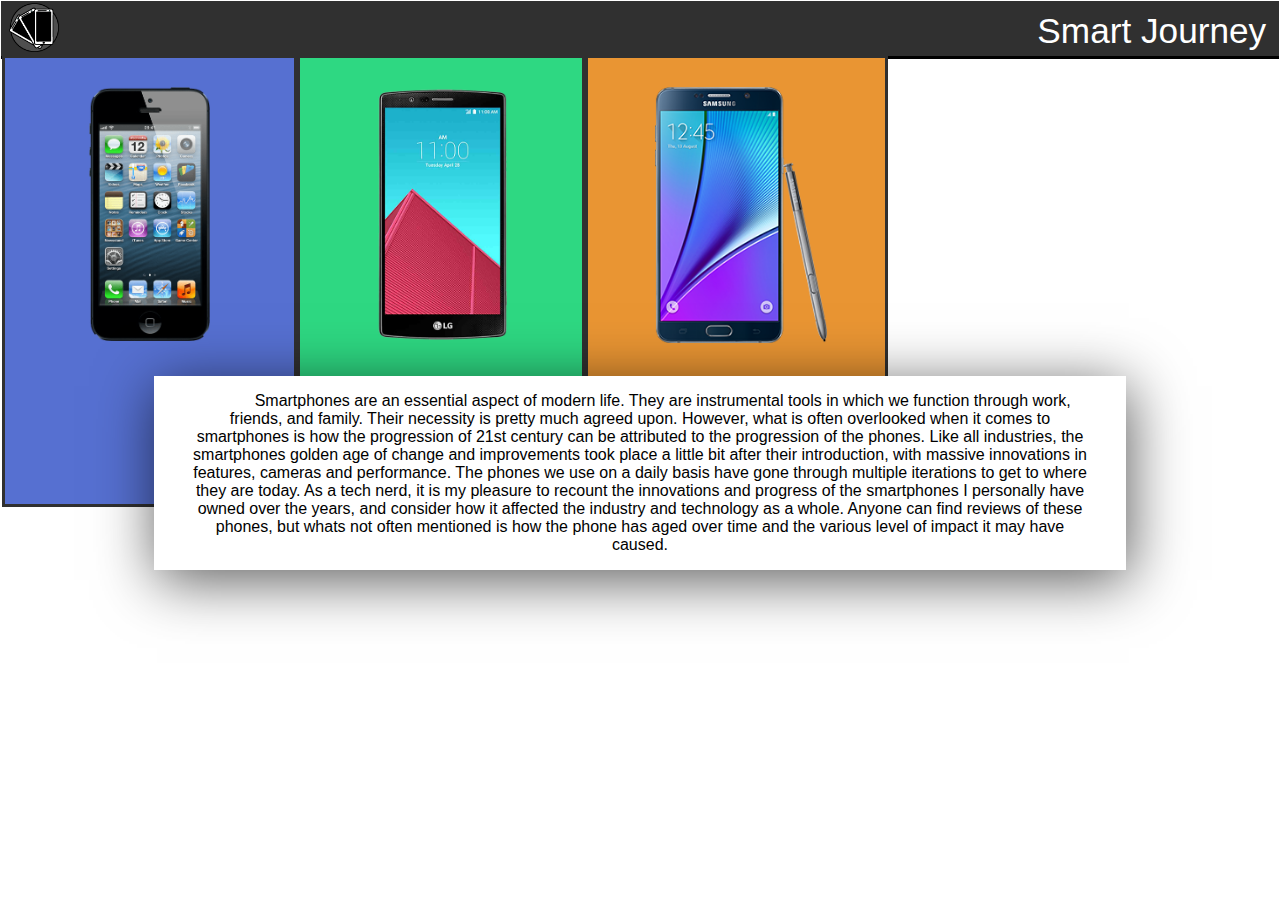
<file: midterm/index.html>
<!DOCTYPE html>
<html>
<head>
	<title>A Phone Journey</title>
	 <link rel="stylesheet" href="index.css">
</head>
<body>
	<div id="headerbox">
		<div class="Logo">
			<a href="index.html"> 
		 		<img id="Logo" src="WebsiteLogo.png"> 
			</a>
		</div>

		<div class="Logotext">
	 			Smart Journey
		</div>
	</div>
	<section>
	<div id="iphonecontainer">
		<div class="iphonecontainer"> 
				<img id="iPhone" src="iPhone5/5front.png">
				<div class="button1"><a href="iPhone5/iphone5.html"> iPhone 5 </a></div>
		</div> 
		
	</div>
	<div id="lgcontainer">
		<div class="g4container">
				<img  id="Lgg4" src="LgG4/lgg4.png">
				<div class="button2"><a href="LgG4/Lgg4.html"> Lg G4</a></div>
		</div>
	</div>
	<div id="notecontainer">
		<div class="notecontainer">
				<img id="note5" src="Note5/note5.png">
				<div class="button3"><a href="Note5/Note5.html"> Note 5</a></div>
		</div>
	</div>
	</section>

	<div id="Main">

		<p>Smartphones are an essential aspect of modern life. They are instrumental tools in which we function through work, friends, and family.  Their necessity is pretty much agreed upon. However, what is often overlooked when it comes to smartphones is how the progression of 21st century can be attributed to the progression of the phones. Like all industries, the smartphones golden age of change and improvements took place a little bit after their introduction, with massive innovations in features, cameras and performance. The phones we use on a daily basis have gone through multiple iterations to get to where they are today. As a tech nerd, it is my pleasure to recount the innovations and progress of the smartphones I personally have owned over the years, and consider how it affected the industry and technology as a whole. Anyone can find reviews of these phones, but whats not often mentioned is how the phone has aged over time and the various level of impact it may have caused. 
			



		</div>
	<div>
</div>
</body>
</html>
</file>
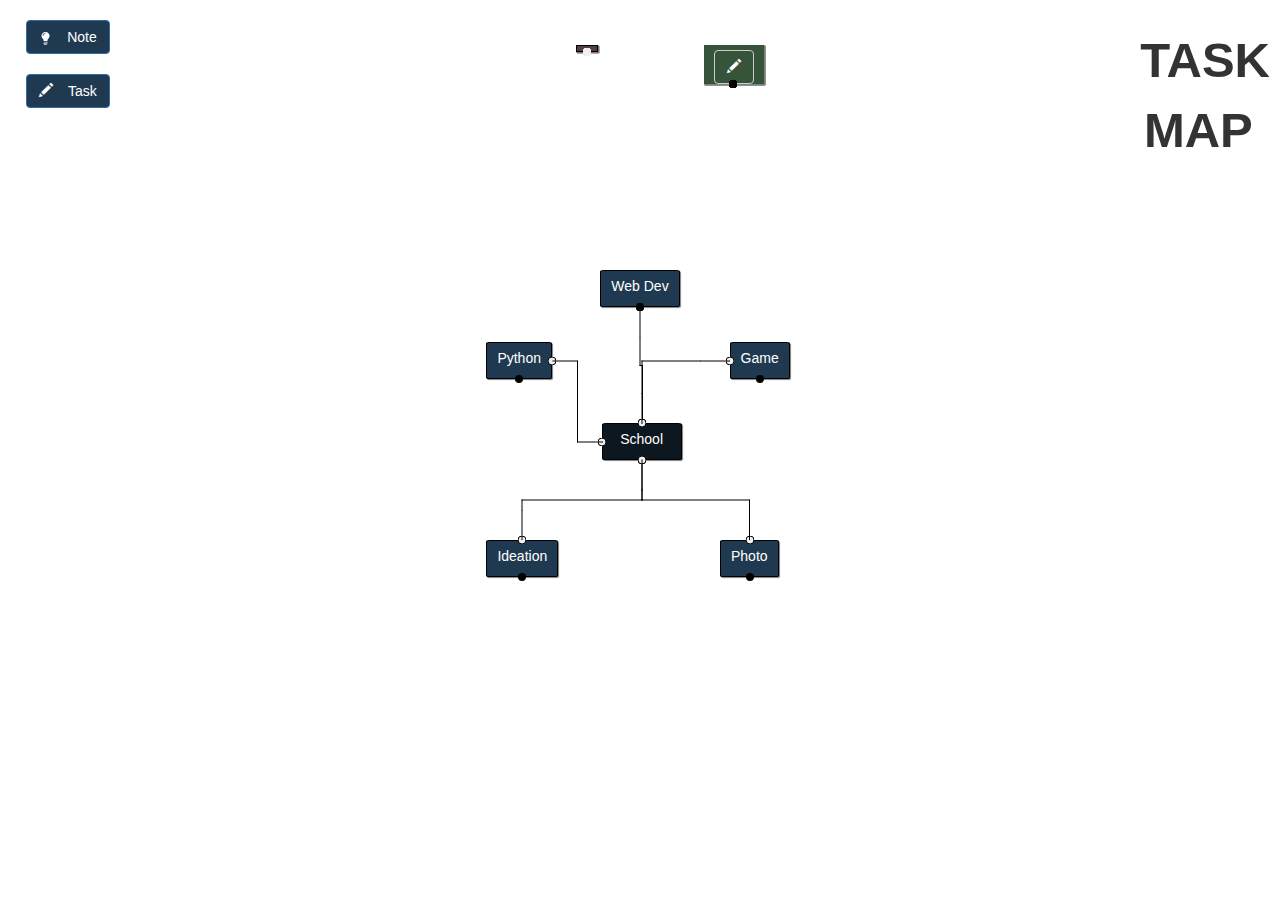
<file: Final_Task_Map/Home.html>
<!DOCTYPE html>
<html>

<head>
	<title>Task Map</title>
	<meta name="viewport" content="width=device-width, initial-scale=1">
	  <meta charset="utf-8">
  <meta name="viewport" content="width=device-width, initial-scale=1">
  <link rel="stylesheet" href="https://maxcdn.bootstrapcdn.com/bootstrap/3.3.7/css/bootstrap.min.css">
  <script src="https://ajax.googleapis.com/ajax/libs/jquery/3.2.1/jquery.min.js"></script>
  <script src="https://maxcdn.bootstrapcdn.com/bootstrap/3.3.7/js/bootstrap.min.js"></script>
	<link rel="stylesheet" type="text/css" href="Task_map.css">
	<style type="text/css">
		.btn-primary {
			margin-left: 2%;
			background-color: #1F3A50
		}
		
		.btn-primary:hover{
			background-color: #1F3A50
		}

	.glyphicon-pencil{
		color: white;

	}
	.btn-default {
		background-color: #35543A
	}
	.btn-default:hover{
		background-color: #057F5F
	}
	.btn-basic{
		background-color: white;
	}
	</style>
</head>

<body>	
<br>
<button class="ideacreate btn btn-primary"> <span><img src="ideaicon.png">&nbsp&nbsp&nbsp </span>Note</button>
<br>
<br>
<button class="taskcreate btn btn-primary"><span class="glyphicon glyphicon-pencil"></span>  &nbsp&nbsp Task </button>

  <div id="getText" style="display: none;"> </div>	




<div id="diagramContainer">

	<div id="Mainbox" class="item">
		<p>School</p>
	</div>
		
		<div id="mainclass1"  class="item"> 
			<p>Python</p></div>
	<div id="mainclass2"  class="item"> 
			<p>Ideation</p></div>
	<div id="mainclass3"  class="item"> 
			<p>Web Dev</p></div>
	<div id="mainclass4"   class="item"> 
			<p>Game</p></div>
	<div id="mainclass5"  class="item"> 
			<p>Photo</p></div>

	
</div>


<div class="item" id="item0" name="items"></div>
<div class="item" id="item1"  name="items"></div>
<div class="item" id="item2"  name="items"></div>
<div class="item" id="item3"  name="items"></div>
<div class="item" id="item4"  name="items"></div>
<div class="item" id="item5"  name="items"></div>
<div class="item" id="item6"  name="items"></div>
<div class="item" id="item7"  name="items"></div>
<div class="item" id="item8"  name="items"></div>
<div class="item" id="item9"  name="items"></div>
<div class="item" id="item10"  name="items"></div>



<div  id="button0" class="taskbutton">
	<button type="button0" class="btn btn-default" data-toggle="modal" data-target="#myModal">
	<span class='glyphicon glyphicon-pencil'></span>
	</button>

</div>
<div  id="button1" class="taskbutton">
	<button type="button1" class="btn btn-default">
		<span class='glyphicon glyphicon-pencil'></span>
	</button>
</div>
<div  id="button2" class="taskbutton">
	<button type="button2" class="btn btn-default">
		<span class='glyphicon glyphicon-pencil'></span>
	</button>
</div>
<div  id="button3" class="taskbutton">
	<button type="button3" class="btn btn-default">
		<span class='glyphicon glyphicon-pencil'></span>
	</button>
</div>
<div  id="button4" class="taskbutton">
	<button type="button4" class="btn btn-default">
		<span class='glyphicon glyphicon-pencil'></span>
	</button>
</div>
<div  id="button5" class="taskbutton">
	<button type="button5" class="btn btn-default">
		<span class='glyphicon glyphicon-pencil'></span>
	</button>
</div>
<div  id="button6" class="taskbutton">
	<button type="button6" class="btn btn-default">
		<span class='glyphicon glyphicon-pencil'></span>
	</button>
</div>
<div  id="button7" class="taskbutton">
	<button type="button7" class="btn btn-default">
		<span class='glyphicon glyphicon-pencil'></span>
	</button>
</div>
<div  id="button8" class="taskbutton">
	<button type="button8" class="btn btn-default">
		<span class='glyphicon glyphicon-pencil'></span>
	</button>
</div>
<div  id="button9" class="taskbutton">
	<button type="button9" class="btn btn-default">
		<span class='glyphicon glyphicon-pencil'></span>
	</button>
</div>
<div  id="button10" class="taskbutton">
	<button type="button10" class="btn btn-default">
		<span class='glyphicon glyphicon-pencil'></span>
	</button>


</div>
<div id ="maintext">
	TASK <br>MAP&nbsp
</div>





  <!-- Modal -->
  <div class="modal fade" id="myModal" role="dialog">
    <div class="modal-dialog modal-sm">
      <div class="modal-content">
        <div class="modal-header">

          <h3 class="modal-title">Details</h3>
        </div>
        <div class="modal-body" contenteditable="true">
          <p></p>
        </div>

        <div class="modal-footer">
          <button type="button" class="btn btn-basic" data-dismiss="modal">Close</button>
        </div>
      </div>
    </div>
  </div>
</div>

<script src="https://ajax.googleapis.com/ajax/libs/jquery/3.2.1/jquery.min.js"></script>
<script src="jsplumb.min.js"></script>
<script src="Task_map.js"></script>	
<link href="https://gitcdn.github.io/bootstrap-toggle/2.2.2/css/bootstrap-toggle.min.css" rel="stylesheet">
<script src="https://gitcdn.github.io/bootstrap-toggle/2.2.2/js/bootstrap-toggle.min.js"></script>


</body>
</html>
</file>
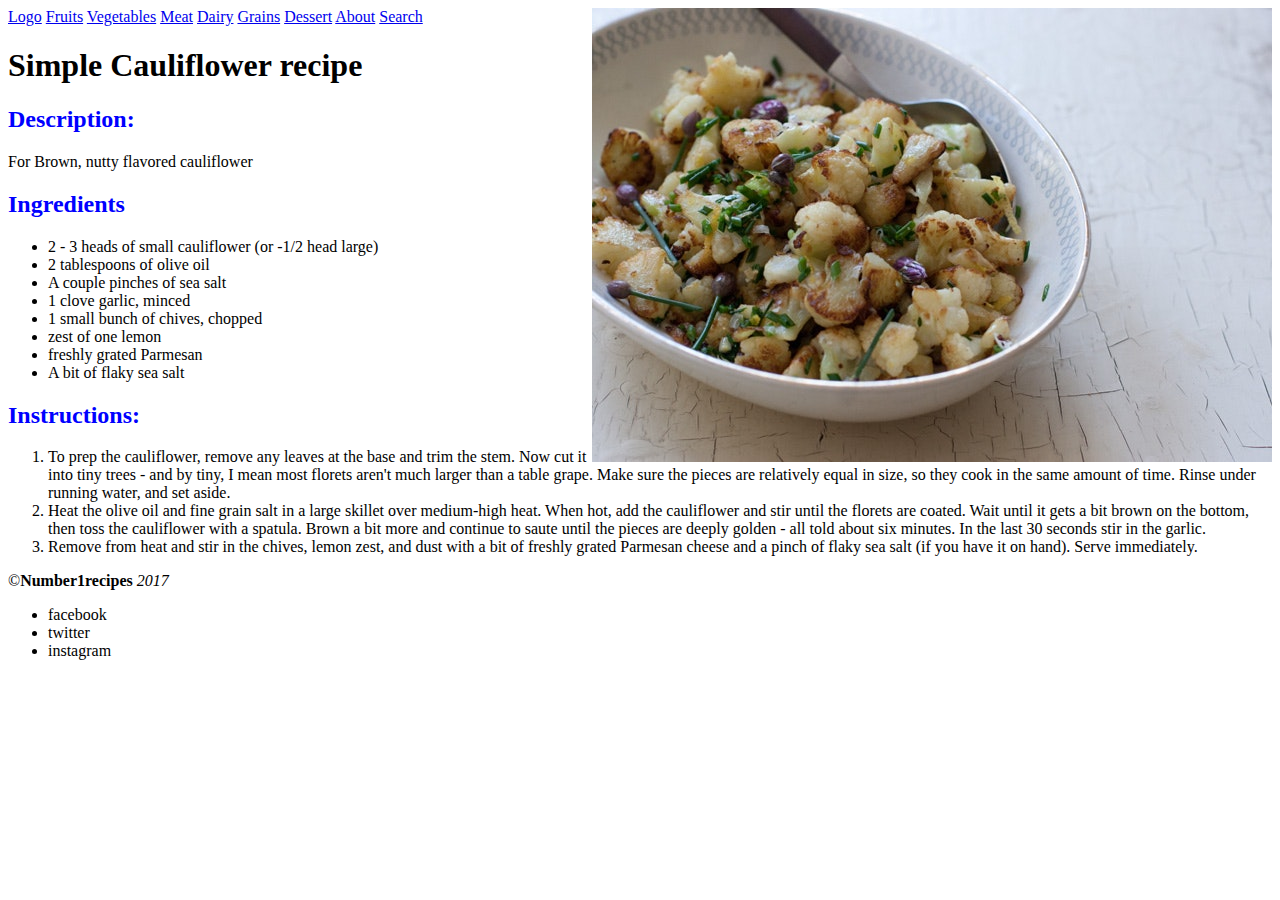
<file: Week_3/Semantic_recipe.html>
<!DOCTYPE html>
<html>

<head>
    <title>Number1Recipes</title>
</head>

<body>

	<nav>
		<a href="#">Logo</a></li><img src="cauliflower.jpg" alt="cauliflower" align="right">
	        <a href="#">Fruits</a>
	        <a href="#">Vegetables</a>
	        <a href="#">Meat</a>
	        <a href="#">Dairy</a>
	        <a href="#">Grains</a></li>
	        <a href="#">Dessert</a>
	        <a href="#">About</a>
	        <a href="#">Search</a>
	</nav>

	<h1>Simple Cauliflower recipe</h1> 
	<font color="Blue"><h2> Description: </h2></font> 
	<p>For Brown, nutty flavored cauliflower</p> 

	<nav>
		<font color="Blue"><h2>Ingredients</h2></font>
		<ul>
			<li>2 - 3 heads of small cauliflower (or -1/2 head large)</li>
			<li>2 tablespoons of olive oil</li>
			<li>A couple pinches of sea salt</li>
			<li>1 clove garlic, minced</li>
			<li>1 small bunch of chives, chopped</li>
			<li>zest of one lemon</li>
			<li>freshly grated Parmesan</li>
			<li>A bit of flaky sea salt</li>        	
        </ul>
    </nav>

	<font color="Blue"><h2>Instructions:</h2></font>
			<ol>
			<li>To prep the cauliflower, remove any leaves at the base and trim the stem. Now cut it into tiny trees - and by tiny, I mean most florets aren't much larger than a table grape. Make sure the pieces are relatively equal in size, so they cook in the same amount of time. Rinse under running water, and set aside.</li>

			<li>Heat the olive oil and fine grain salt in a large skillet over medium-high heat. When hot, add the cauliflower and stir until the florets are coated. Wait until it gets a bit brown on the bottom, then toss the cauliflower with a spatula. Brown a bit more and continue to saute until the pieces are deeply golden - all told about six minutes. In the last 30 seconds stir in the garlic.</li>

			<li>Remove from heat and stir in the chives, lemon zest, and dust with a bit of freshly grated Parmesan cheese and a pinch of flaky sea salt (if you have it on hand). Serve immediately.</li>
		</ol>
<footer>
&copy;<strong>Number1recipes</strong><em> 2017</em>

        <!-- social links, We will cover font awesome icons next week! -->
<ul>
<li>facebook</li>
<li>twitter</li>
<li>instagram</li>
</ul>

</body>
</file>
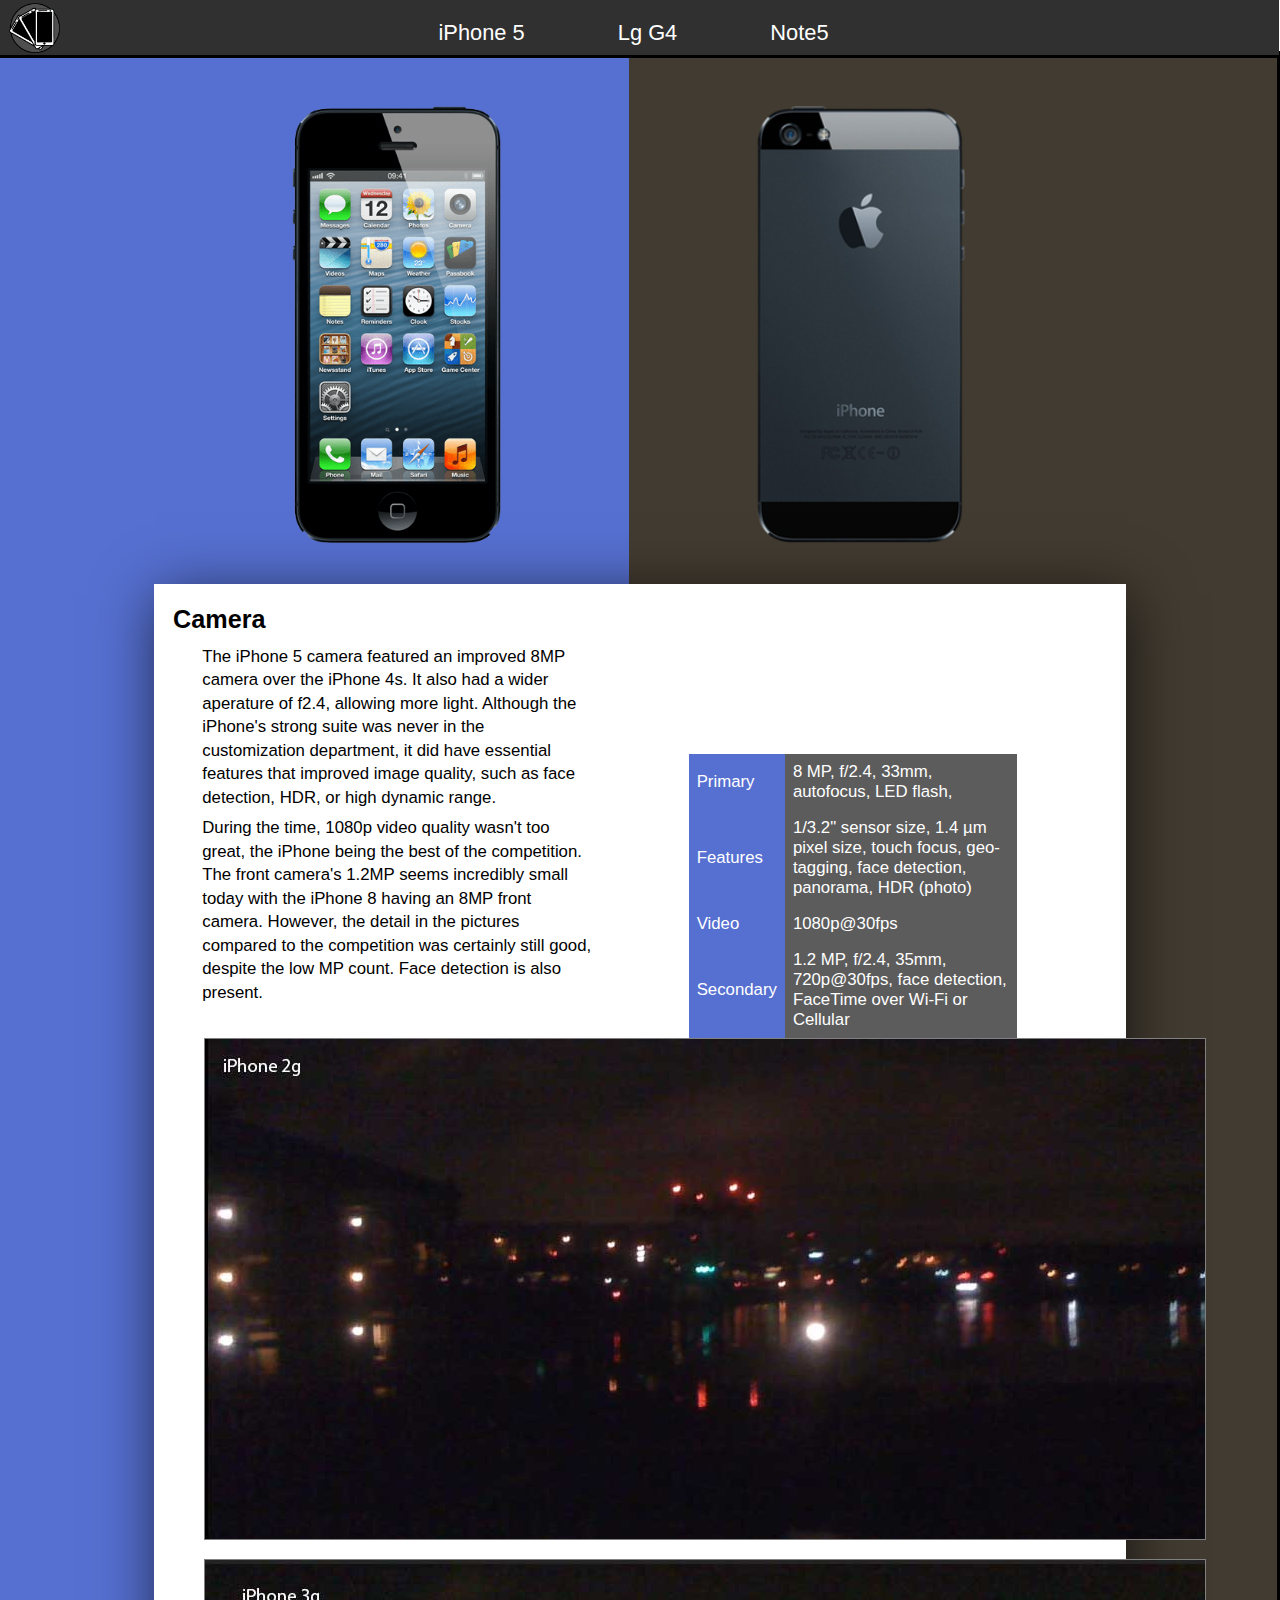
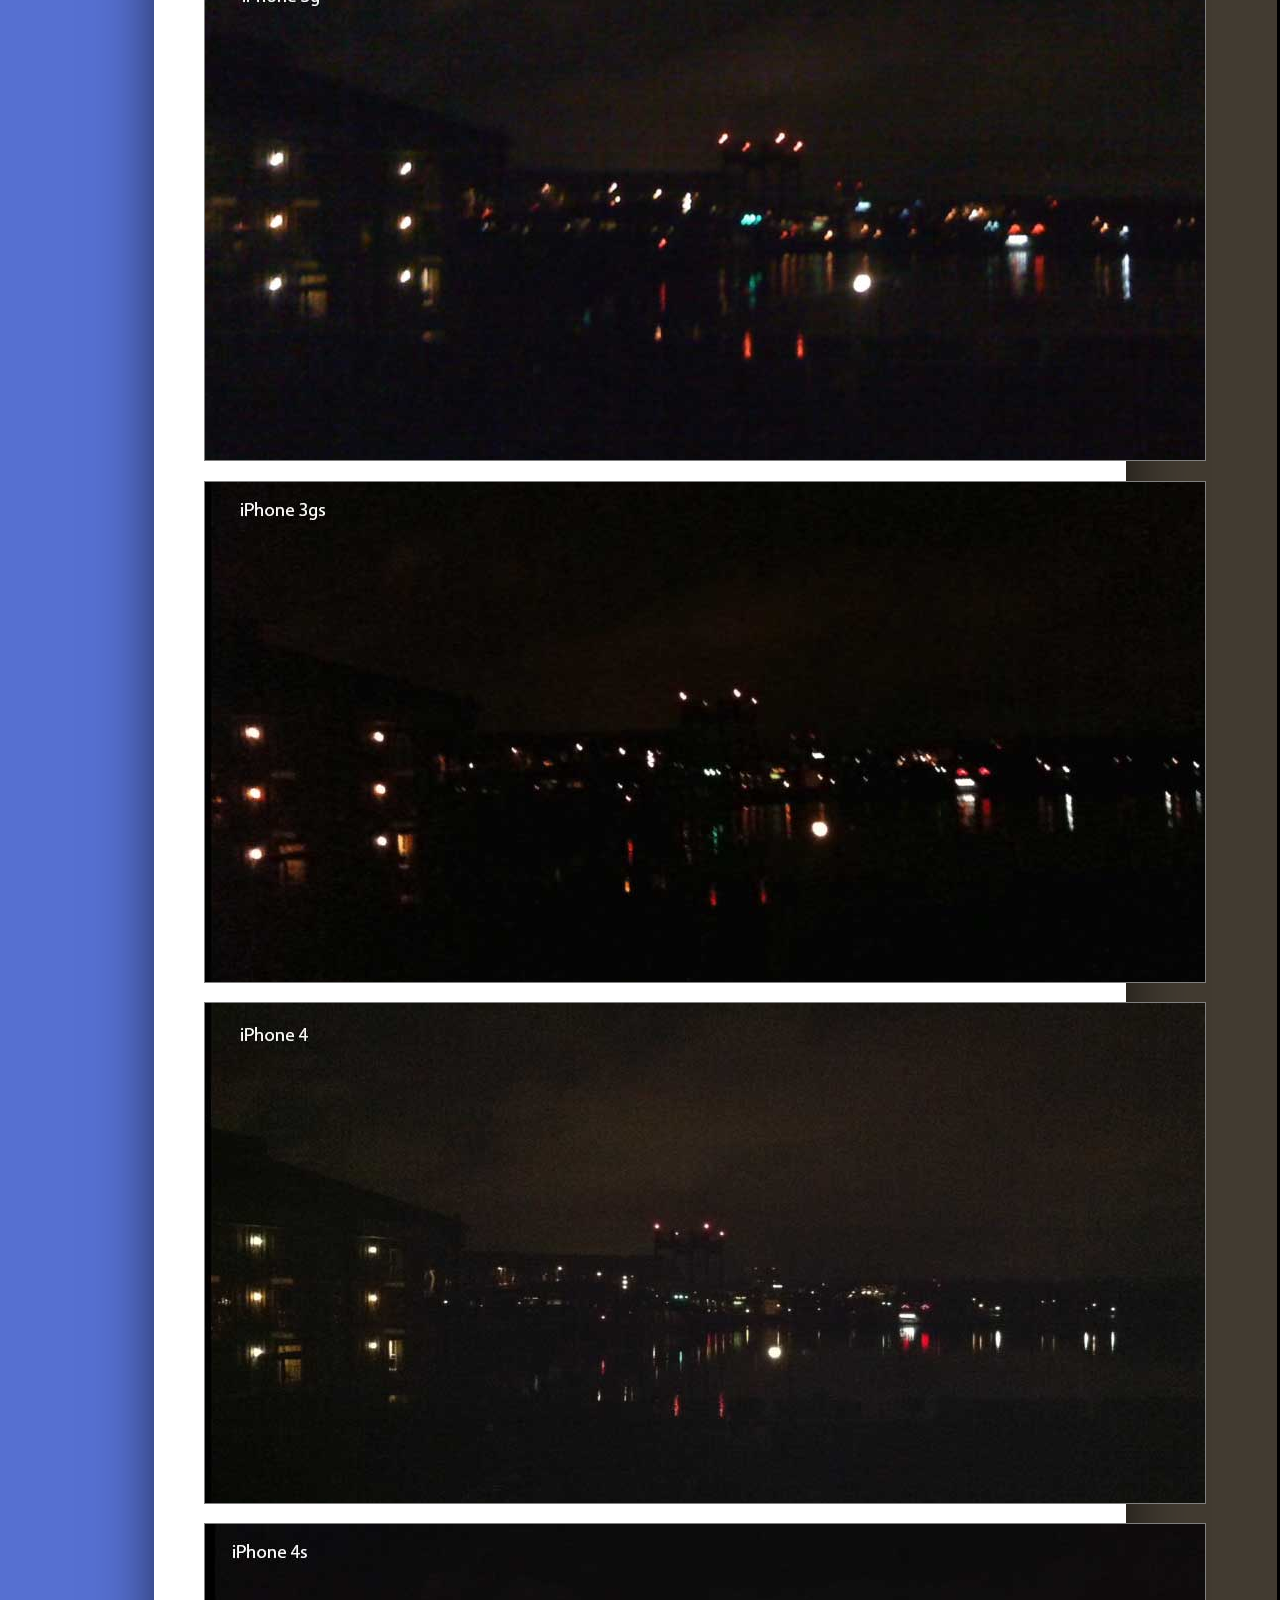
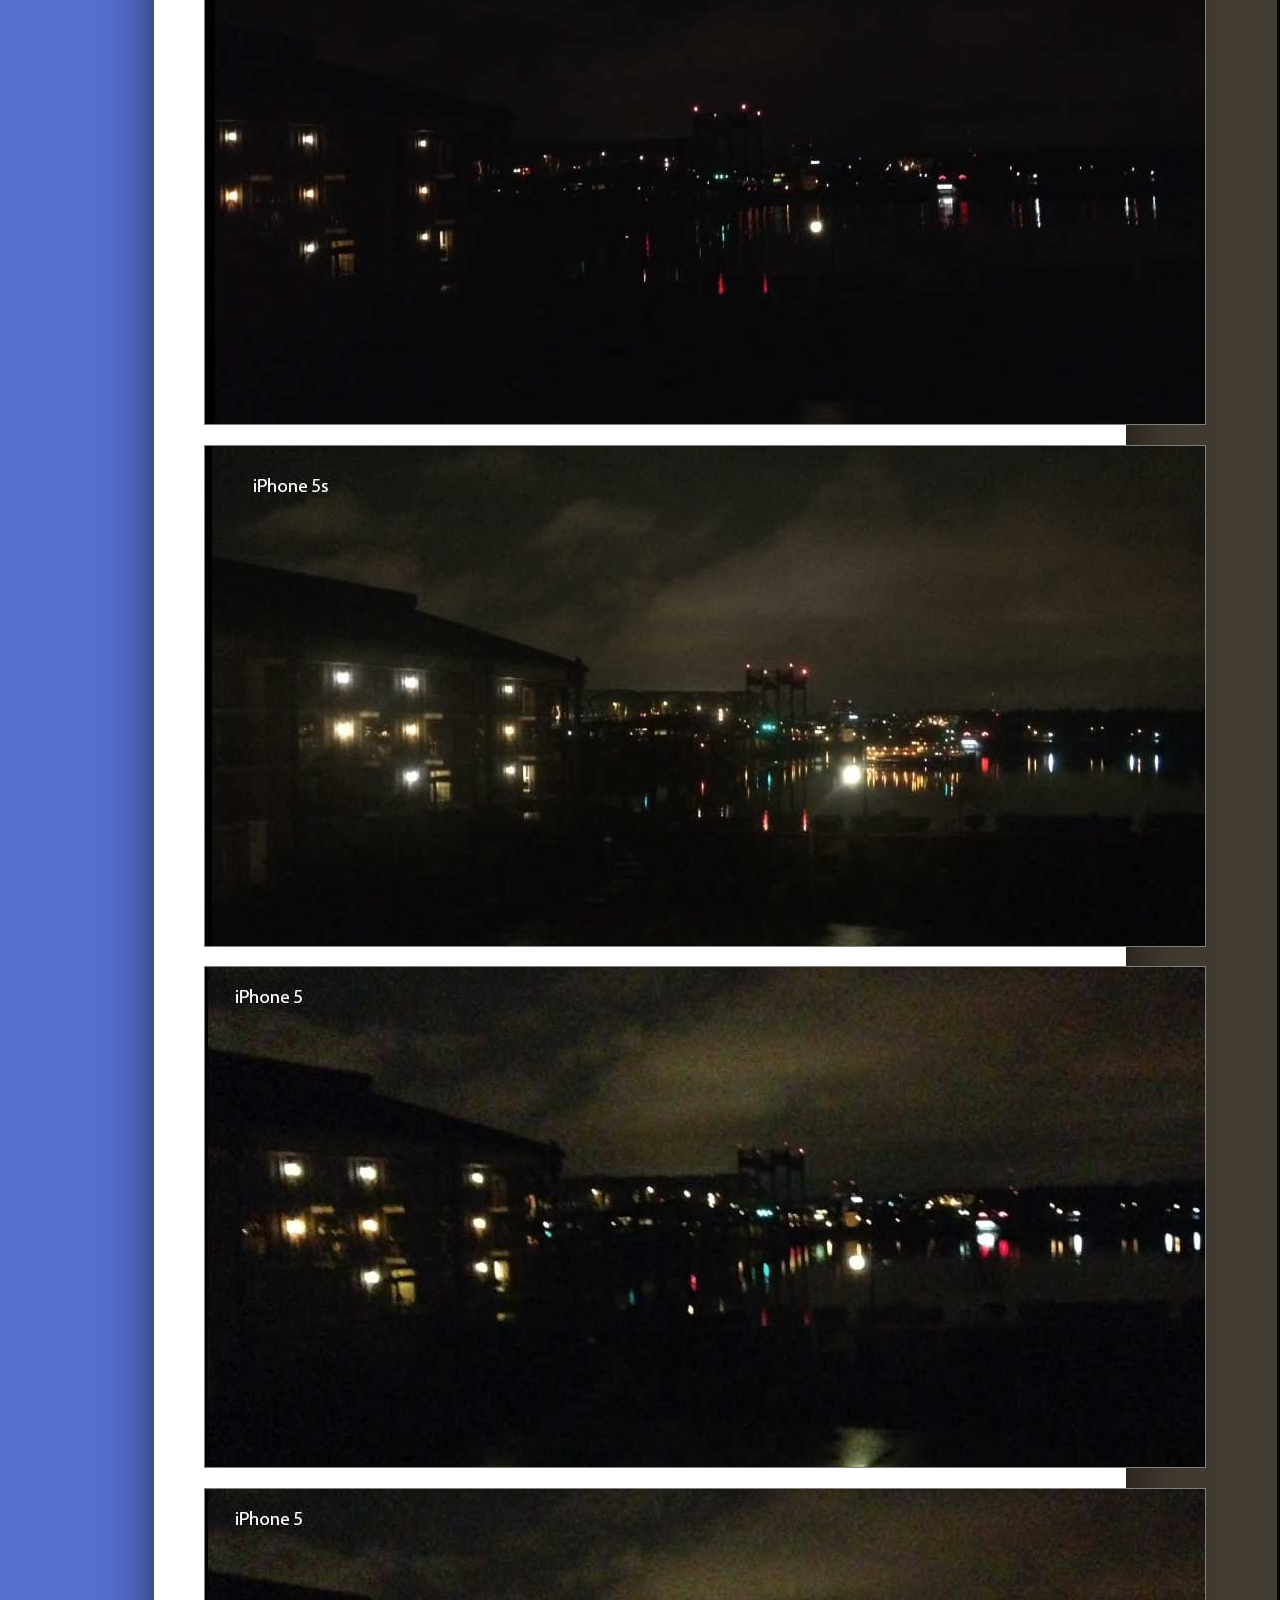
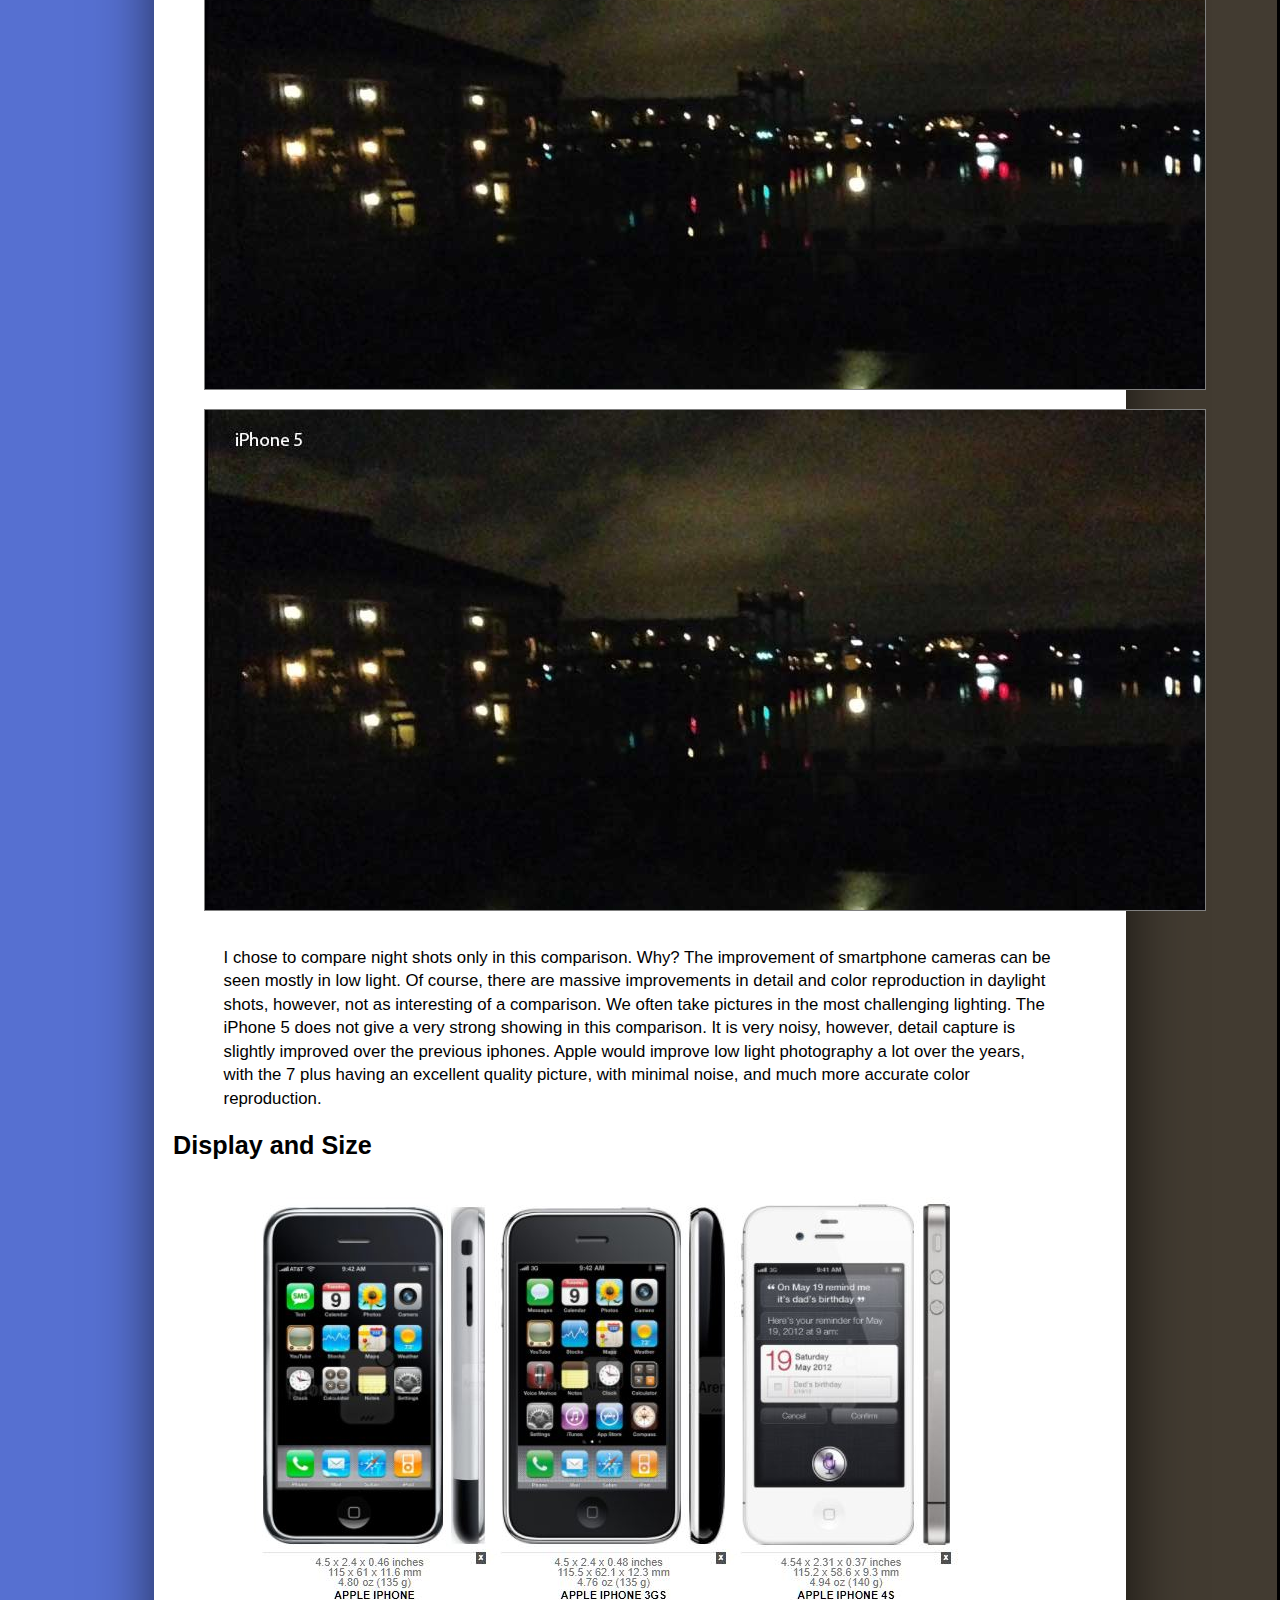
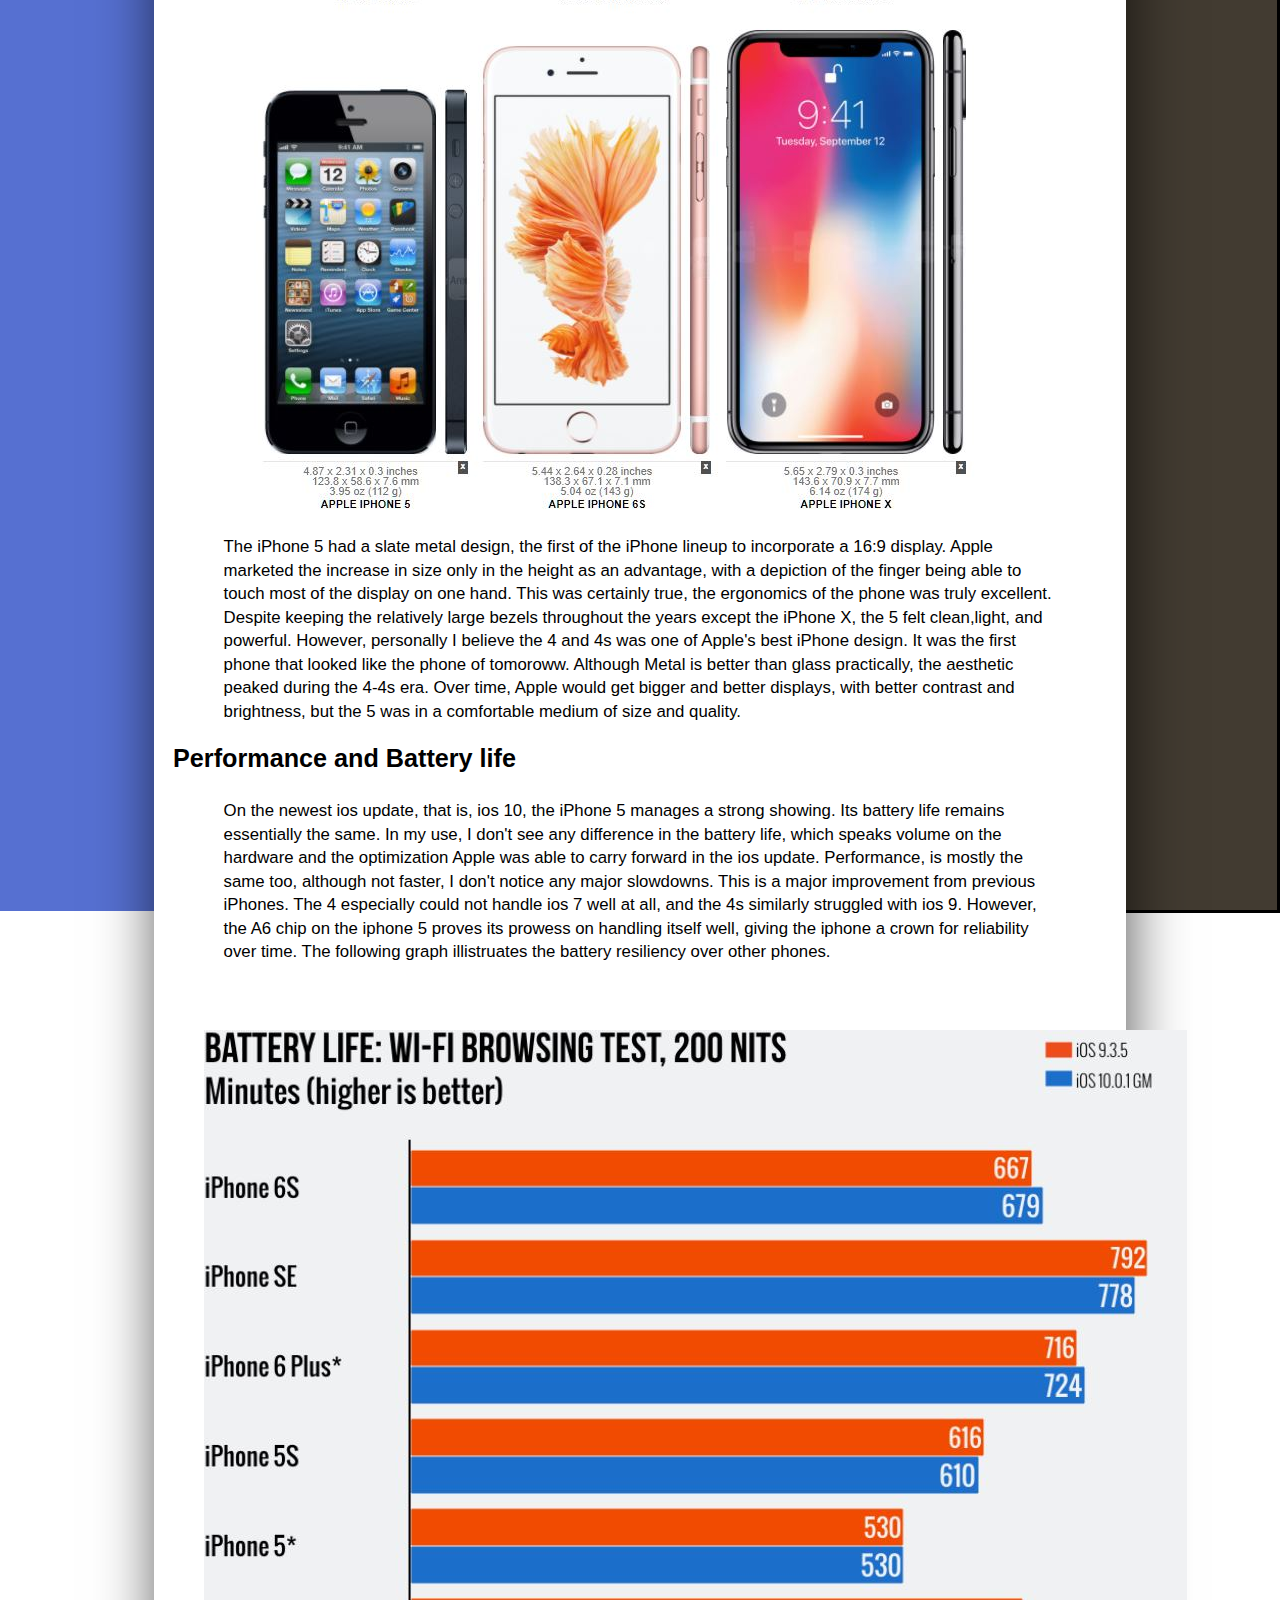
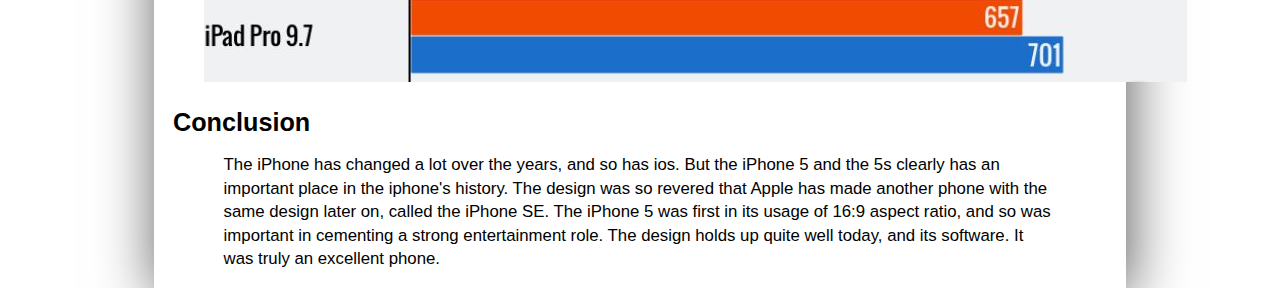
<file: midterm/iPhone5/iphone5.html>
<!DOCTYPE html>
<html>
<head>
	<title>Smart Journey-iPhone 5</title>
		<link rel="stylesheet" type="text/css" href="iphone5.css">
</head>


<body>

<div id="headerbox">
		<div class="Logo">
			<a href="../index.html"> 
		 		<img id="Logo" src="../WebsiteLogo.png"> 
			</a>
		</div>

	<div class="Logotext">
		<ul id="nav">
 			<li><a id="mainnav" href="iphone5.html">iPhone 5</a></li>
  			<li><a id="mainnav" href="../LgG4/Lgg4.html">Lg G4</a></li>
  			<li><a id="mainnav" href="../Note5/Note5.html">Note5</a></li>
		</ul>
	</div>
</div>

<div id="Phonebackleft">
</div>

<div id="Phonebackright">
</div>

<div id="iphonefrontcontainer">
	<img src="5front.png">
</div>

<div id="iphonebackcontainer">
	<img src="5back.png">
</div>
<div id="Main">
	<div class="Heading">
		<h2>Camera</h2>
	</div>

	<div id="Camspecp">
		<p>The iPhone 5 camera featured an improved 8MP camera over the iPhone 4s. It also had a wider aperature of f2.4, allowing more light. Although the iPhone's strong suite was never in the customization department, it did have essential features that improved image quality, such as face detection, HDR, or high dynamic range.</p>
		<p>During the time, 1080p video quality wasn't too great, the iPhone being the best of the competition. The front camera's 1.2MP seems incredibly small today with the iPhone 8 having an 8MP front camera. However, the detail in the pictures compared to the competition was certainly still good, despite the low MP count. Face detection is also present.</p>
	</div>

		
	<div id="camspecstablediv" style="overflow-x:auto;">
  		<table id="camspecstable">
    		<tr>
      			<td id="lefth">Primary</td>
      			<td>8 MP, f/2.4, 33mm, autofocus, LED flash,</td>

    		</tr>
    		<tr>
      			<td id="lefth">Features</td>
      			<td>1/3.2" sensor size, 1.4 µm pixel size, touch focus, geo-tagging, face detection, panorama, HDR (photo)</td>

    		</tr>
    		<tr>
      			<td id="lefth">Video</td>
      			<td>1080p@30fps</td>
    		</tr>
    		<tr>
			    <td id="lefth">Secondary</td>
			    <td>1.2 MP, f/2.4, 35mm, 720p@30fps, face detection, FaceTime over Wi-Fi or Cellular</td>
    		</tr>
  		</table>
  	</div>

		
	<div class="nightshot2g">
	 
	    <div class="before1">
	    <img src="JPEG/2g.jpg" />
	    </div>
	 	
	    <div class="after">
	    <img src="JPEG/5.jpg" />
	    </div>
	 
	</div>

	<div class="nightshot3g">
	 
	    <div class="before2">
	    <img src="JPEG/3g.jpg" />
	    </div>
	 	
	    <div class="after">
	    <img src="JPEG/5.jpg" />
	    </div>
	 
	</div>

	<div class="nightshot3gs">
	 
	    <div class="before3">
	    <img src="JPEG/3gs.jpg" />
	    </div>
	 	
	    <div class="after">
	    <img src="JPEG/5.jpg" />
	    </div>
	 
	</div>

	<div class="nightshot4">
	 
	    <div class="before4">
	    <img src="JPEG/4.jpg" />
	    </div>
	 	
	    <div class="after">
	    <img src="JPEG/5.jpg" />
	    </div>
	 
	</div>

	<div class="nightshot4s">
	 
	    <div class="before5">
	    <img src="JPEG/4s.jpg" />
	    </div>
	 	
	    <div class="after">
	    <img src="JPEG/5.jpg" />
	    </div>
	 
	</div>

	<div class="nightshot5s">
	 
	 	
	    <div class="before6">
	    <img src="JPEG/5.jpg" />
	    </div>
	 	
	 	<div class="after1">
	    <img src="JPEG/5s.jpg" />
	    </div>

	</div>
	
	<div class="nightshot6">
	 
	 	
	    <div class="before6">
	    <img src="JPEG/5.jpg" />
	    </div>
	 	
	 	<div class="after2">
	    <img src="JPEG/6plus.jpg" />
	    </div>

	</div>

	<div class="nightshot7">
	 
	 	
	    <div class="before6">
	    <img src="JPEG/5.jpg" />
	    </div>
	 	
	 	<div class="after3">
	    <img src="JPEG/6splus.jpg" />
	    </div>

	</div>

	<div class="nightshot8">
	 
	 	
	    <div class="before7">
	    <img src="JPEG/5.jpg" />
	    </div>
	 	
	 	<div class="after4">
	    <img src="JPEG/7plus.jpg" />
	    </div>

	</div>

	<div id="camtext"> <p>
	I chose to compare night shots only in this comparison. Why? The improvement of smartphone cameras can be seen mostly in low light. Of course, there are massive improvements in detail and color reproduction in daylight shots, however, not as interesting of a comparison. We often take pictures in the most challenging lighting. The iPhone 5 does not give a very strong showing in this comparison. It is very noisy, however, detail capture is slightly improved over the previous iphones. Apple would improve low light photography a lot over the years, with the 7 plus having an excellent quality picture, with minimal noise, and much more accurate color reproduction. </p>
	</div>

	<div class="Heading">
		<h2>Display and Size</h2>
	</div>
	<div id="Alldesigns">
		<img src="designs.JPG">
	</div>
	<div id="alldesignstalk">
		<p>
		The iPhone 5 had a slate metal design, the first of the iPhone lineup to incorporate a 16:9 display. Apple marketed the increase in size only in the height as an advantage, with a depiction of the finger being able to touch most of the display on one hand. This was certainly true, the ergonomics of the phone was truly excellent. Despite keeping the relatively large bezels throughout the years except the iPhone X, the 5 felt clean,light, and powerful. However, personally I believe the 4 and 4s was one of Apple's best iPhone design. It was the first phone that looked like the phone of tomoroww. Although Metal is better than glass practically, the aesthetic peaked during the 4-4s era. Over time, Apple would get bigger and better displays, with better contrast and brightness, but the 5 was in a comfortable medium of size and quality. </p>
	</div>


	<h2 class="Heading">Performance and Battery life</h2>
		<div id="batterytalk">
			<p>
		On the newest ios update, that is, ios 10, the iPhone 5 manages a strong showing. Its battery life remains essentially the same. In my use, I don't see any difference in the battery life, which speaks volume on the hardware and the optimization Apple was able to carry forward in the ios update. Performance, is mostly the same too, although not faster, I don't notice any major slowdowns. This is a major improvement from previous iPhones. The 4 especially could not handle ios 7 well at all, and the 4s similarly struggled with ios 9. However, the A6 chip on the iphone 5 proves its prowess on handling itself well, giving the iphone a crown for reliability over time. The following graph illistruates the battery resiliency over other phones.  </p>
		</div>
		<div class="batterypic">
		<img id="batterypic" src="batteries.JPG"> 
		</div>

	<h2 class="Heading">Conclusion</h2>
		<div id="Conclusion"> 
			<p>
		The iPhone has changed a lot over the years, and so has ios. But the iPhone 5 and the 5s clearly has an important place in the iphone's history. The design was so revered that Apple has made another phone with the same design later on, called the iPhone SE. The iPhone 5 was first in its usage of 16:9 aspect ratio, and so was important in cementing a strong entertainment role. The design holds up quite well today, and its software. It was truly an excellent phone.</p></div> 



</div>






</body>
</html>
</file>
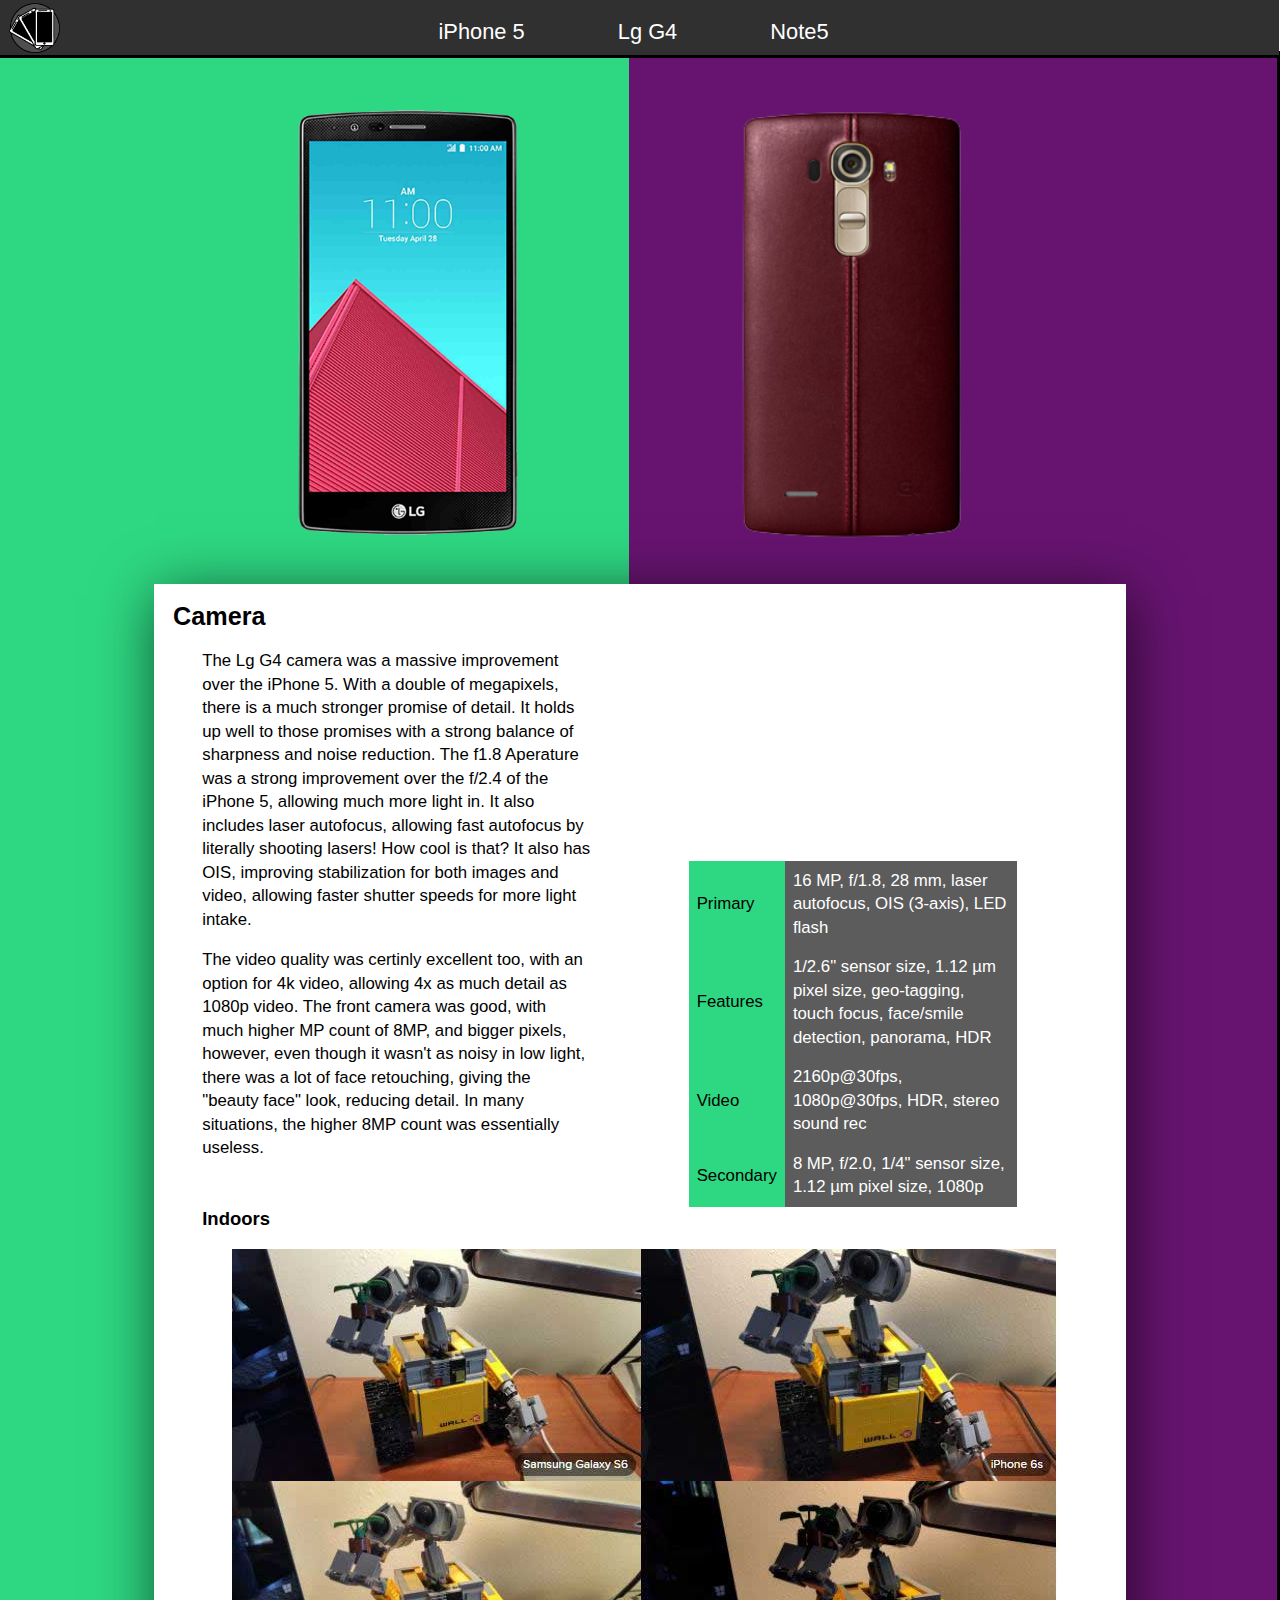
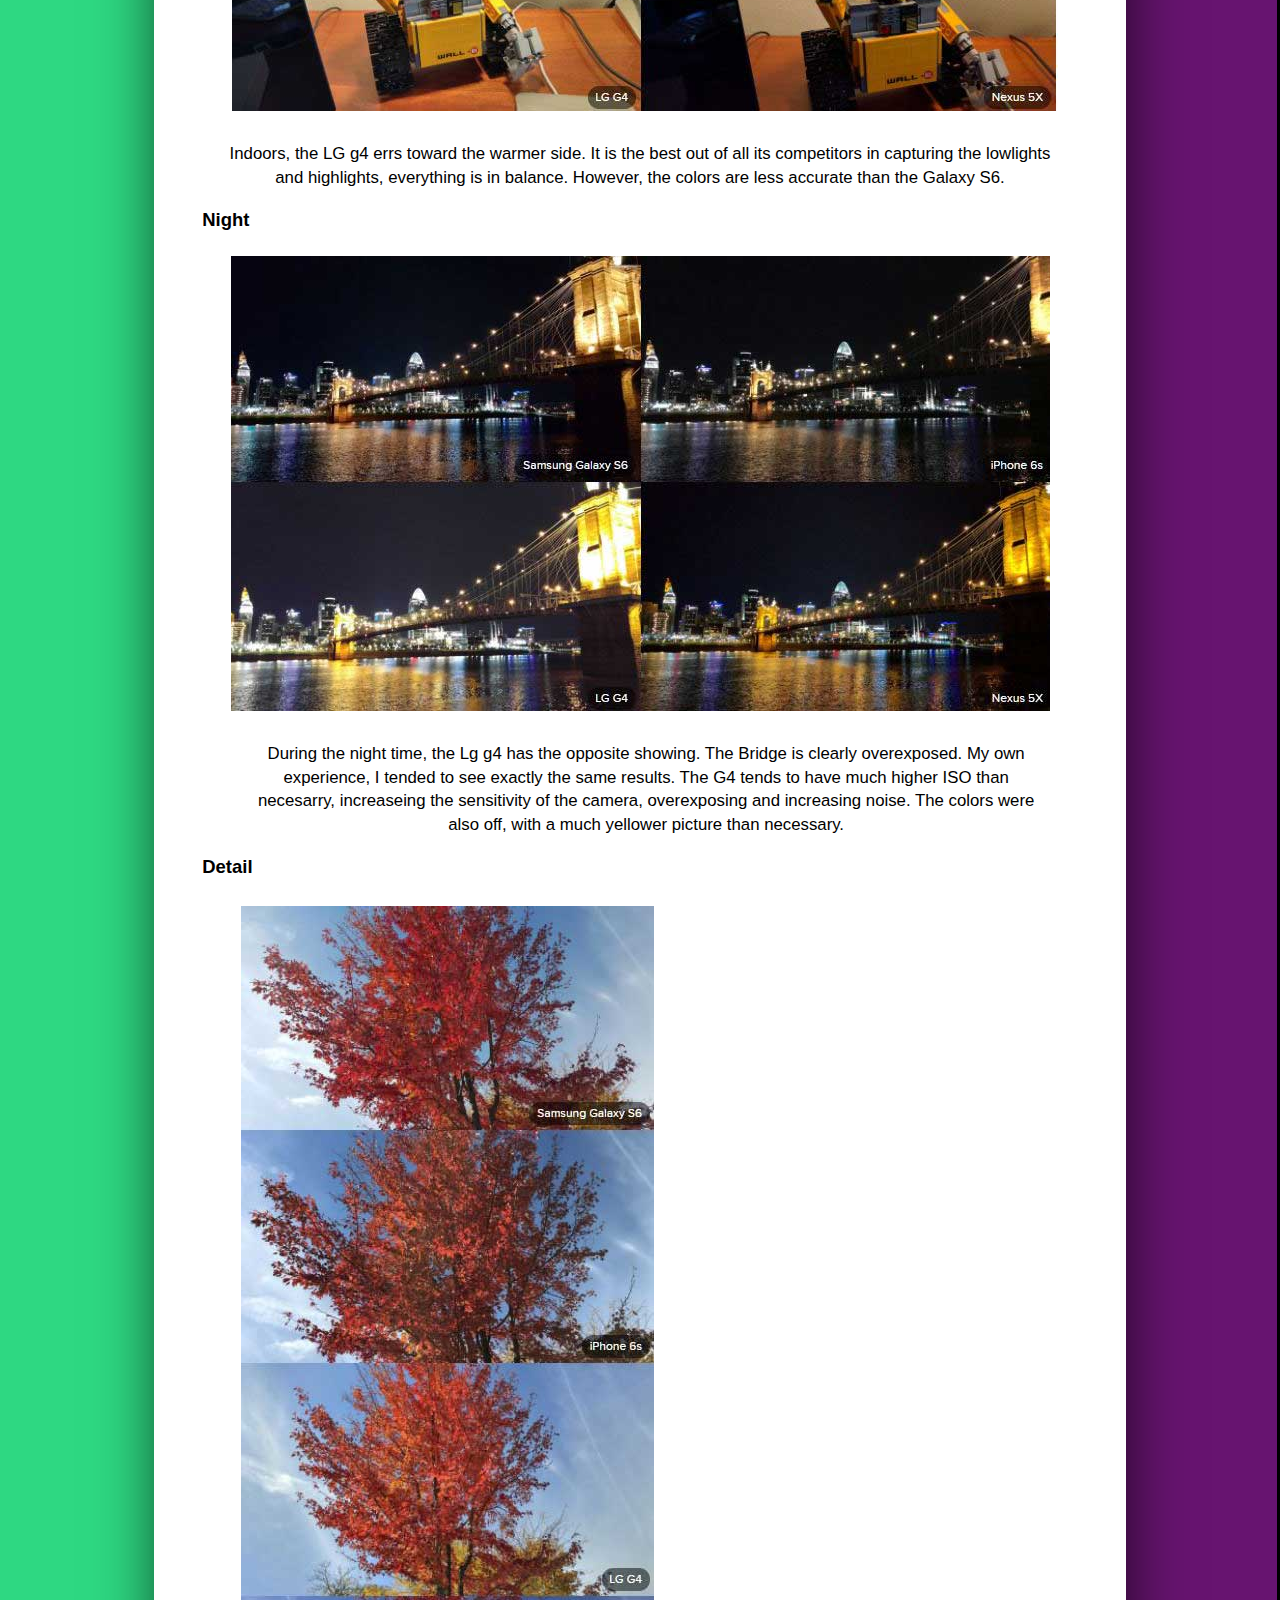
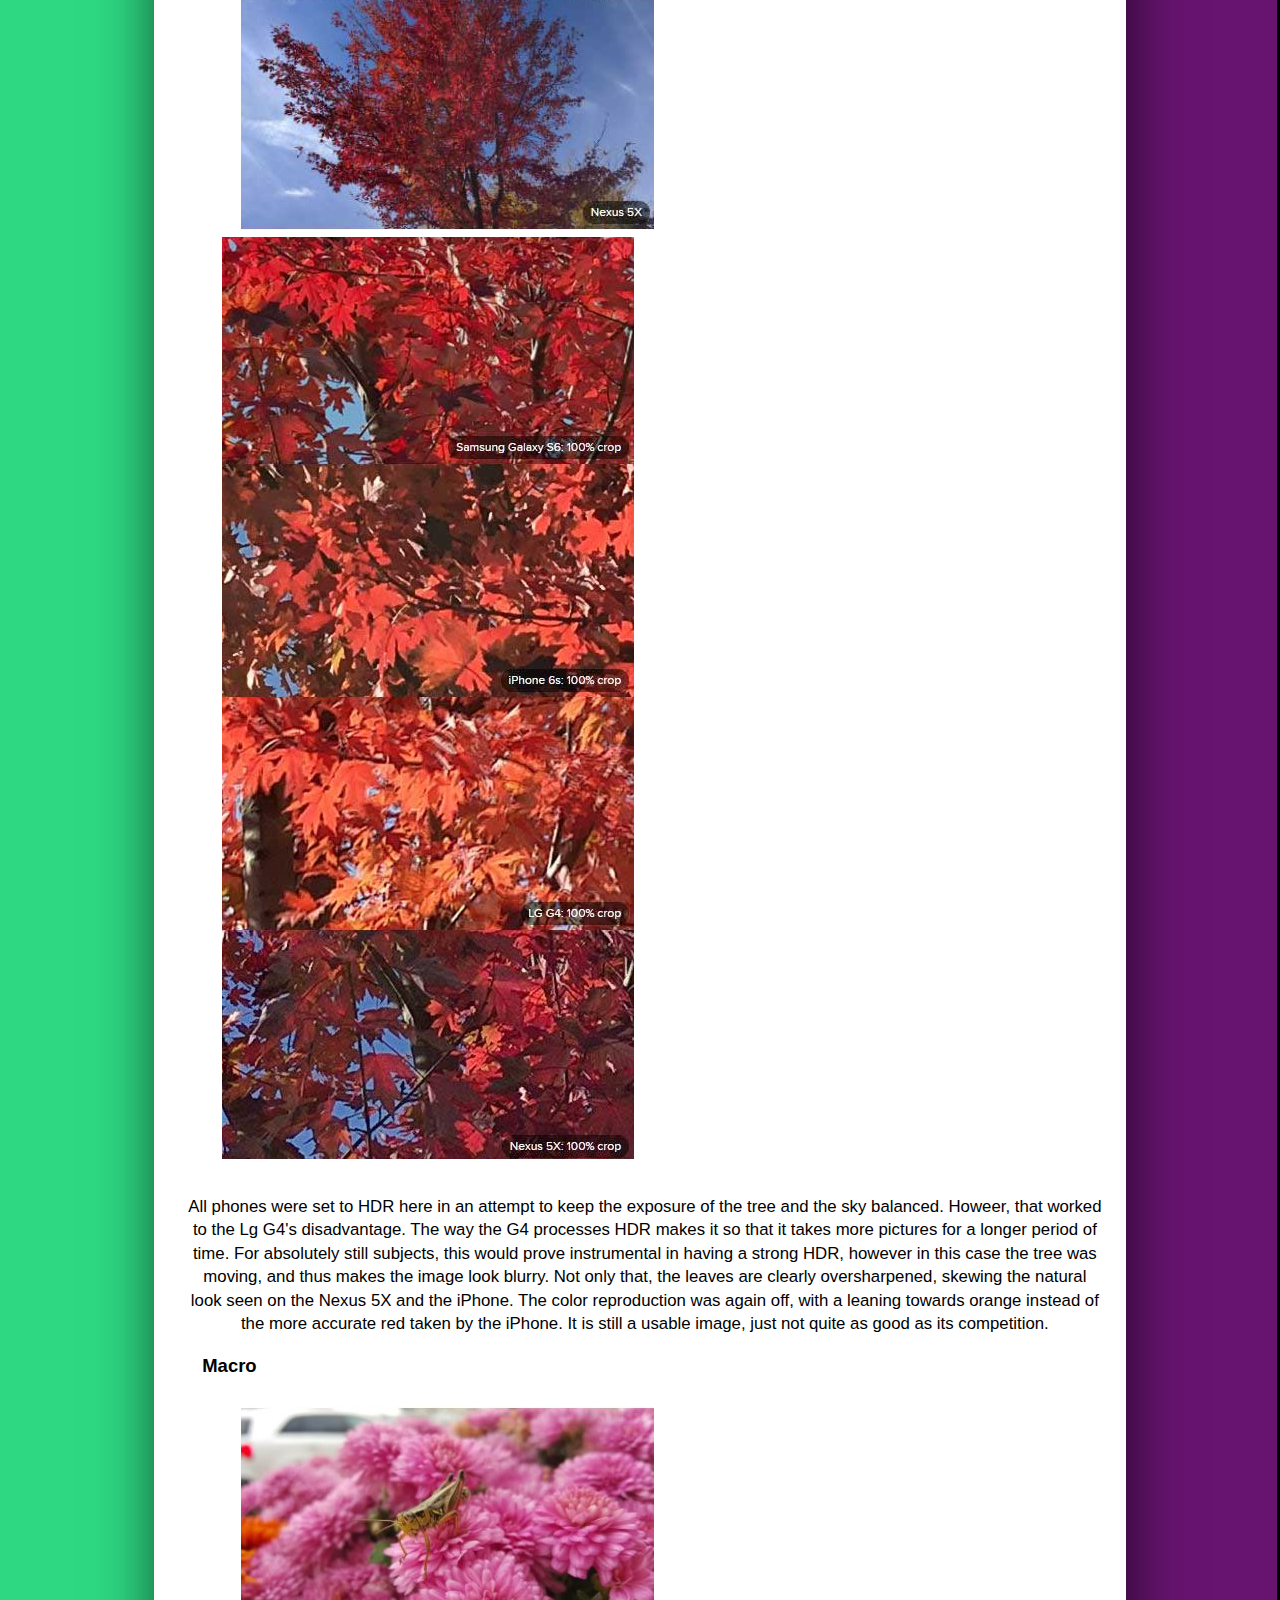
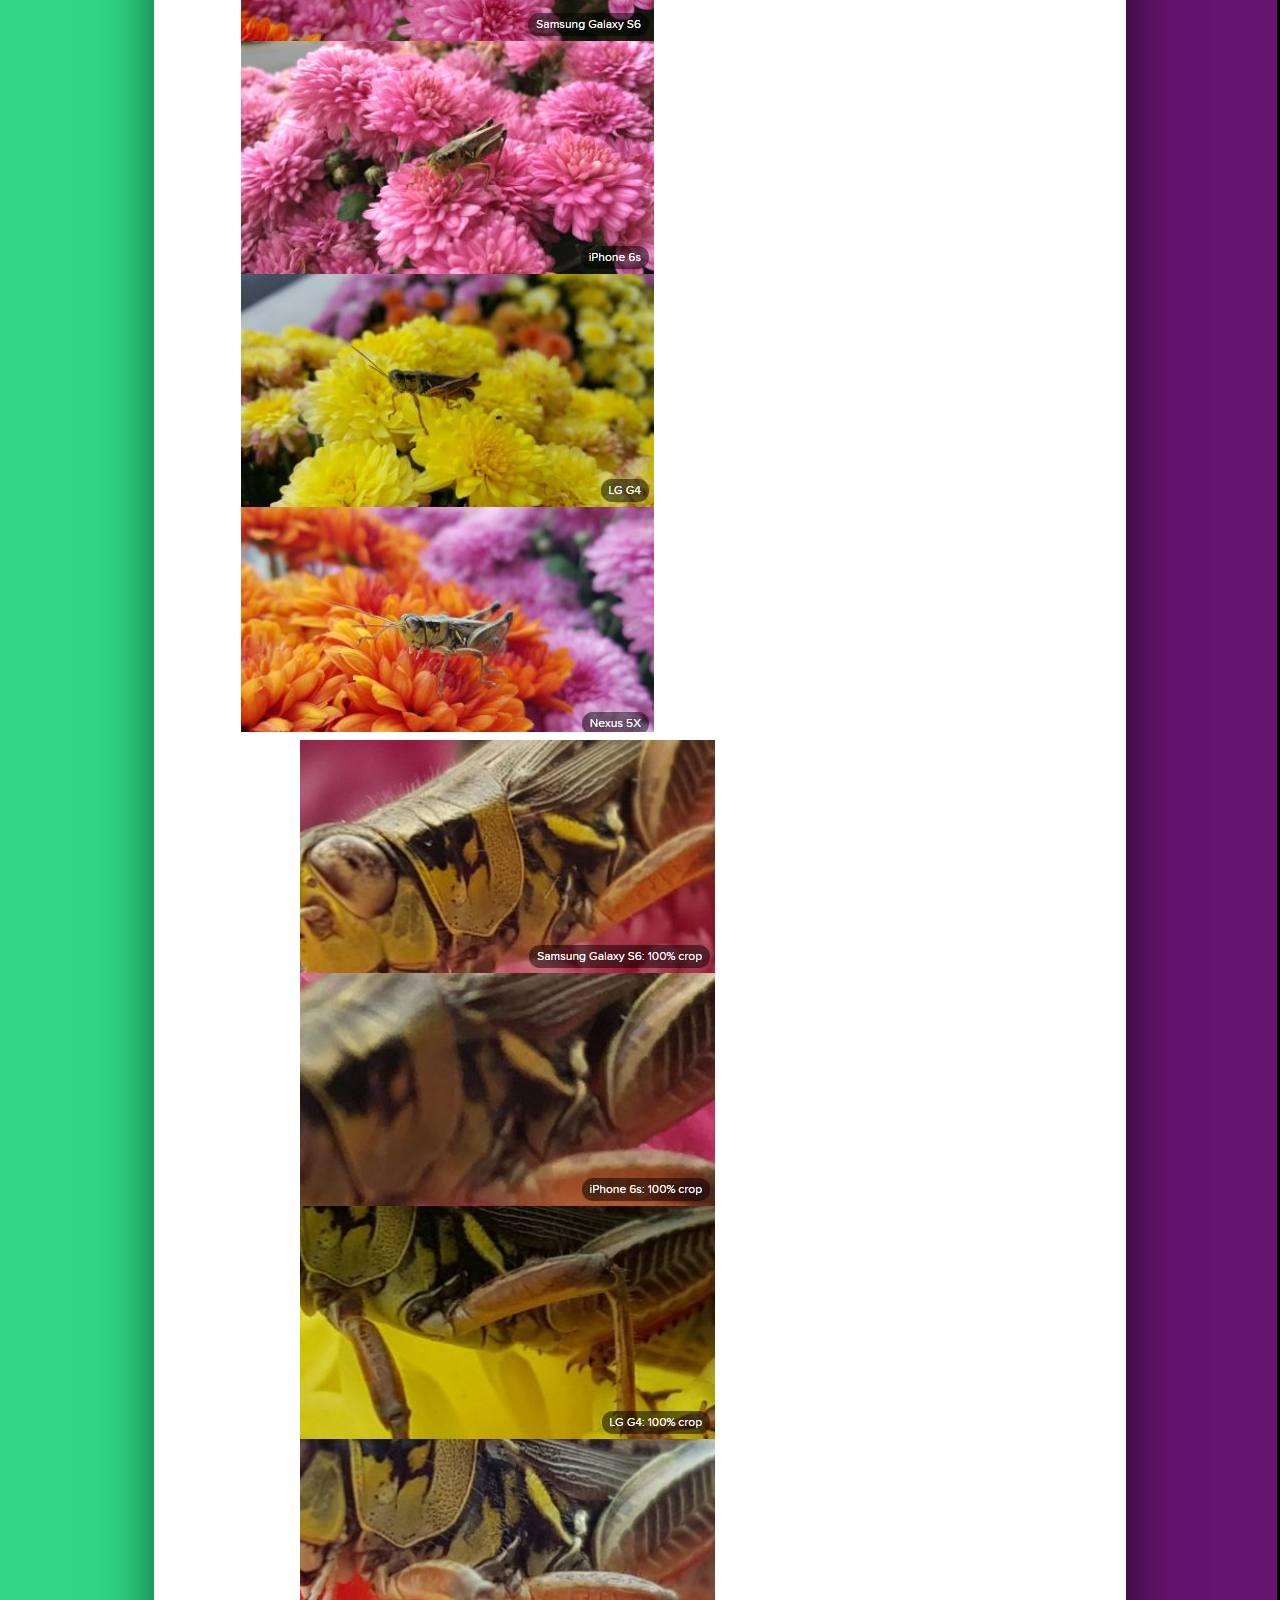
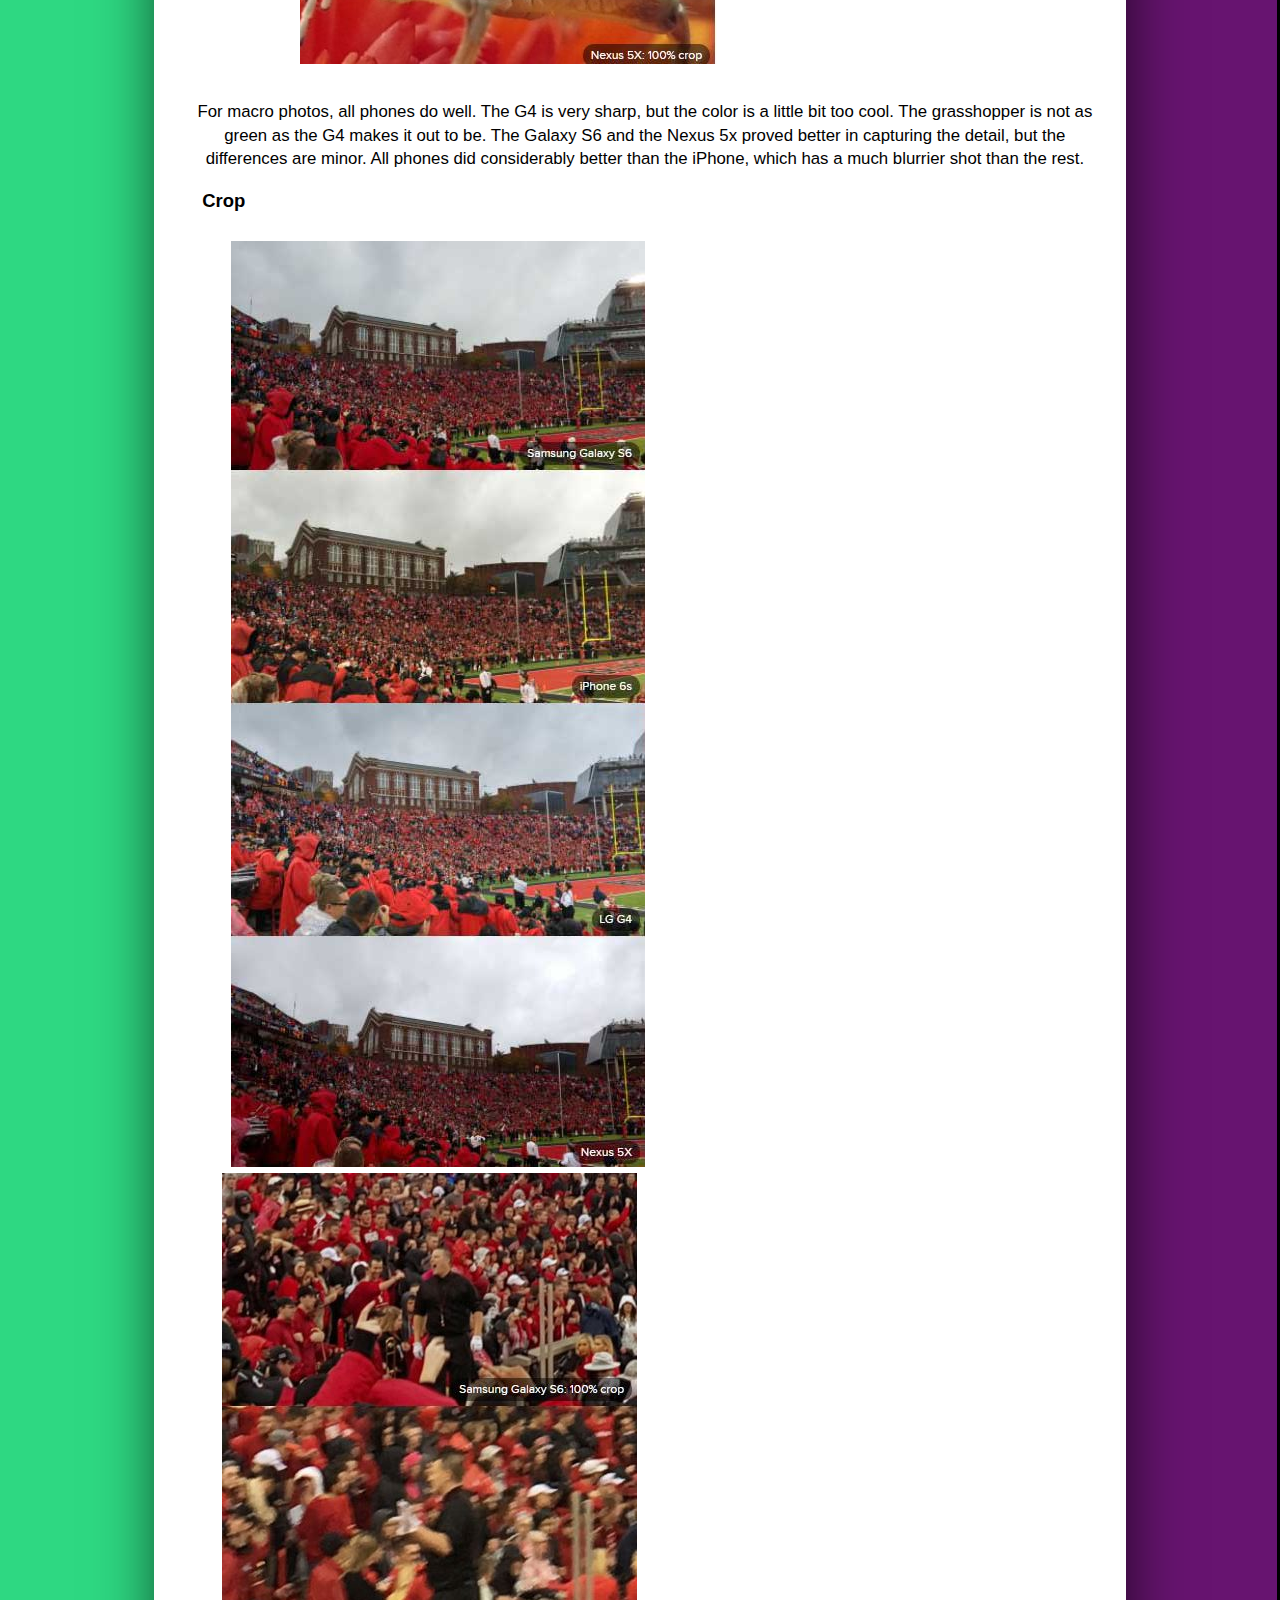
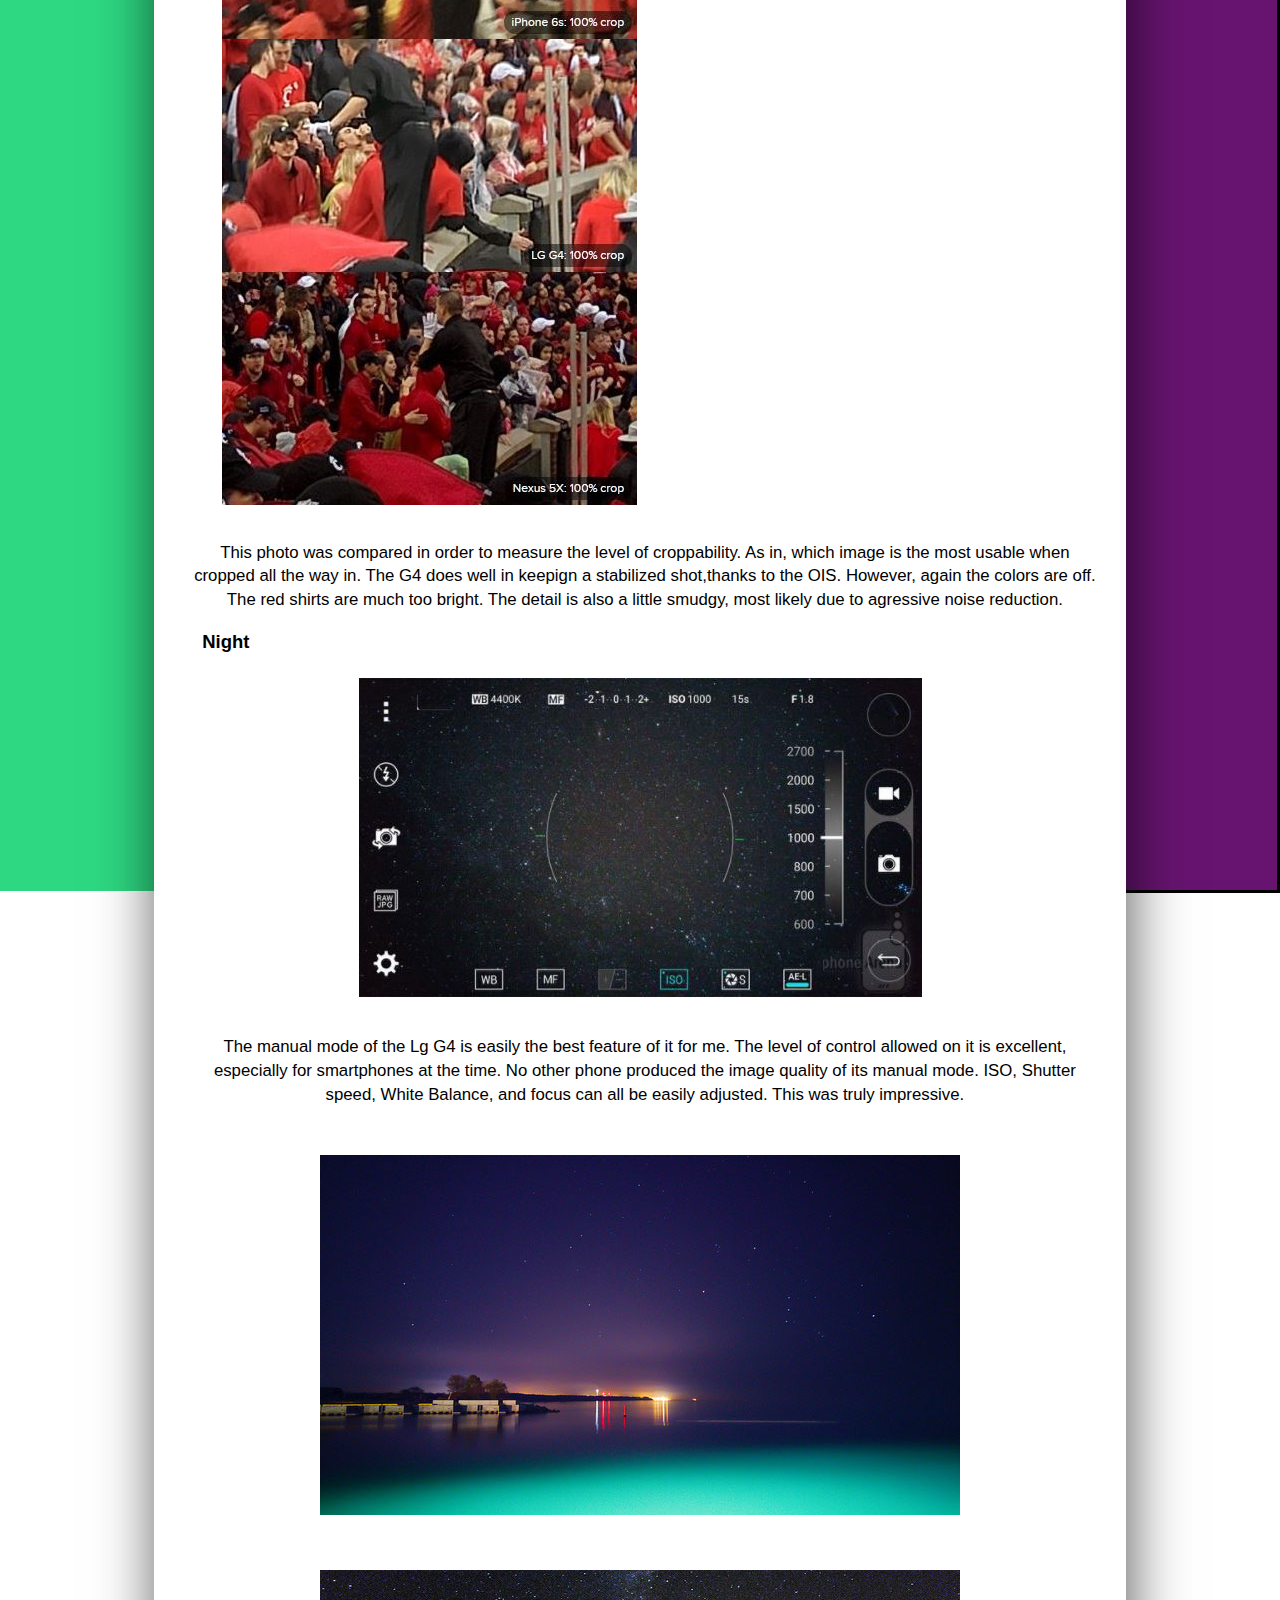
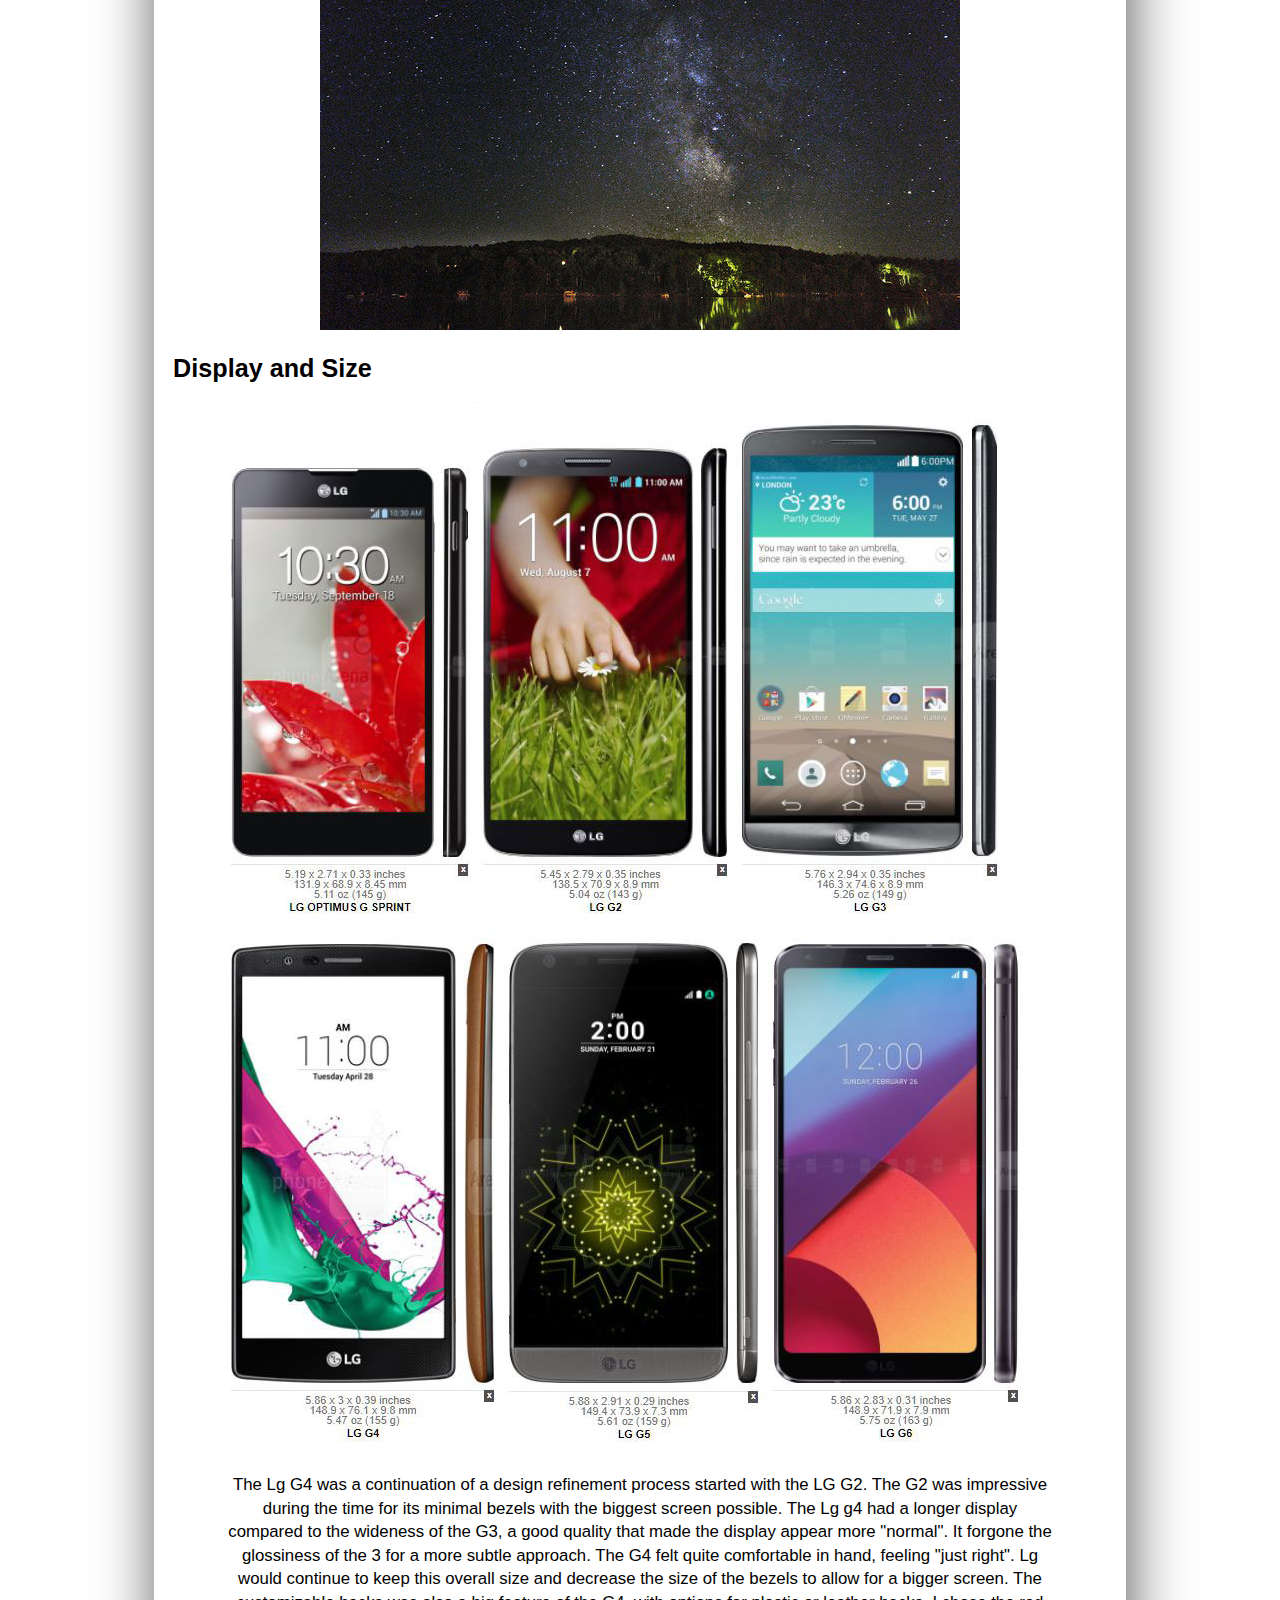
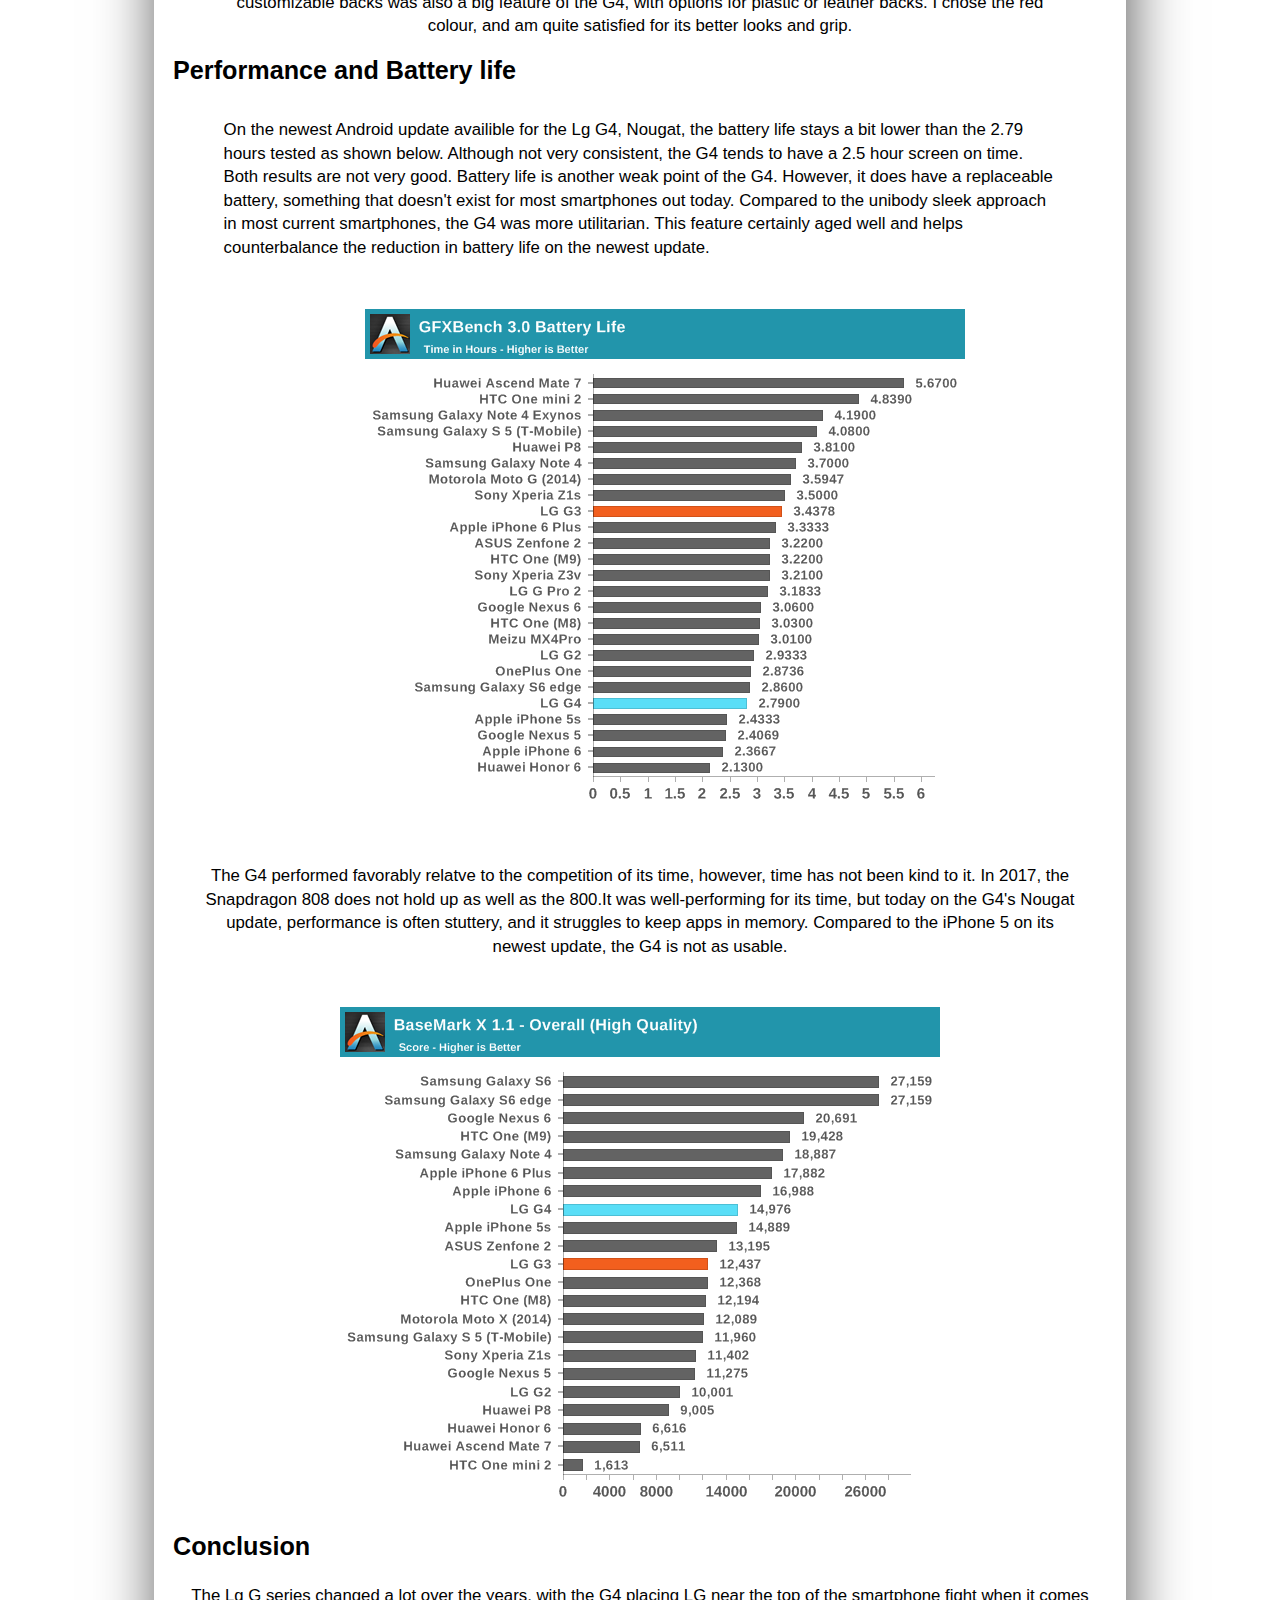
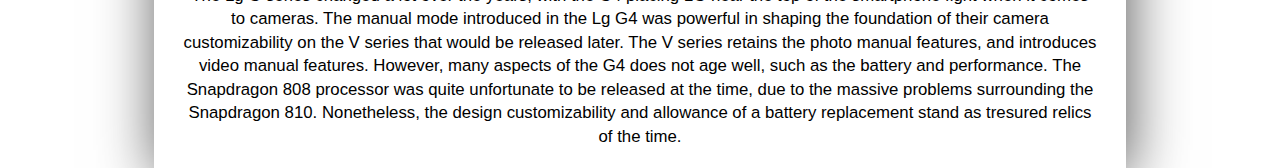
<file: midterm/LgG4/Lgg4.html>
<!DOCTYPE html>
<html>
<head>
	<title>Smart Journey-Lg G4</title>
	<link rel="stylesheet" type="text/css" href="Lgg4.css">
	<style>

</style>

</head>


<body>

<div id="headerbox">
	<a href="../index.html"> 
 		<img id="Logo" src="../WebsiteLogo.png">
	</a>
	<div class="Logotext">
		<ul id="nav">
  			<li><a id="mainnav" href="../iPhone5/iphone5.html">iPhone 5</a></li>
  			<li><a id="mainnav" href="Lgg4.html">Lg G4</a></li>
  			<li><a id="mainnav" href="../Note5/Note5.html">Note5</a></li>
		</ul>
	</div>
</div>

<div id="Phonebackleft">
</div>

<div id="Phonebackright">
</div>

<div id="iphonefrontcontainer">
	<img src="lgg4.png">
</div>

<div id="iphonebackcontainer">
	<img src="lgg4back.png">
</div>
<div id="Main">
	<div class="Heading">
		<h2>Camera</h2>
	</div>

	<div id="Camspecp">
		<p>The Lg G4 camera was a massive improvement over the iPhone 5. With a double of megapixels, there is a much stronger promise of detail. It holds up well to those promises with a strong balance of sharpness and noise reduction. The f1.8 Aperature was a strong improvement over the f/2.4 of the iPhone 5, allowing much more light in. It also includes laser autofocus, allowing fast autofocus by literally shooting lasers! How cool is that? It also has OIS, improving stabilization for both images and video, allowing faster shutter speeds for more light intake.</p>
		<p>The video quality was certinly excellent too, with an option for 4k video, allowing 4x as much detail as 1080p video. The front camera was good, with  much higher MP count of 8MP, and bigger pixels, however, even though it wasn't as noisy in low light, there was a lot of face retouching, giving the "beauty face" look, reducing detail. In many situations, the higher 8MP count was essentially useless.</p>
	</div>
	
		
	<div id="camspecstablediv" style="overflow-x:auto;">
  		<table id="camspecstable">
    		<tr>
      			<td id="lefth">Primary</td>
      			<td>16 MP, f/1.8, 28 mm, laser autofocus, OIS (3-axis), LED flash</td>

    		</tr>
    		<tr>
      			<td id="lefth">Features</td>
      			<td>1/2.6" sensor size, 1.12 µm pixel size, geo-tagging, touch focus, face/smile detection, panorama, HDR</td>

    		</tr>
    		<tr>
      			<td id="lefth">Video</td>
      			<td>2160p@30fps, 1080p@30fps, HDR, stereo sound rec</td>
    		</tr>
    		<tr>
			    <td id="lefth">Secondary</td>
			    <td>8 MP, f/2.0, 1/4" sensor size, 1.12 µm pixel size, 1080p</td>
    		</tr>
  		</table>
  	</div>
	<h3> Indoors </h3>
	<div class="indoorlight">
		<img src="indoors.JPG">
	</div>

	<div id="indoortext">
	Indoors, the LG g4 errs toward the warmer side. It is the best out of all its competitors in capturing the lowlights and highlights, everything is in balance. However, the colors are less accurate than the Galaxy S6.
	</div>

	<h3 > Night </h3>
	<div class="nightshot">
		<img src="night.JPG">
	</div>

	<div id ="nighttext">
	During the night time, the Lg g4 has the opposite showing. The Bridge is clearly overexposed. My own experience, I tended to see exactly the same results. The G4 tends to have much higher ISO than necesarry, increaseing the sensitivity of the camera, overexposing and increasing noise. The colors were also off, with a much yellower picture than necessary. </div>

	<h3 id="Detail"> Detail </h3>
	<div class="Detail">
	 
	    <div class="before">
	    <img src="outer.JPG" />
	    </div>
	 	
	    <div class="after">
	    <img src="inner.JPG" />
	    </div>
	 
	</div>
	
	<div id ="detailtext">
	All phones were set to HDR here in an attempt to keep the exposure of the tree and the sky balanced. Howeer, that worked to the Lg G4's disadvantage. The way the G4 processes HDR makes it so that it takes more pictures for a longer period of time. For absolutely still subjects, this would prove instrumental in having a strong HDR, however in this case the tree was moving, and thus makes the image look blurry. Not only that, the leaves are clearly oversharpened, skewing the natural look seen on the Nexus 5X and the iPhone. The color reproduction was again off, with a leaning towards orange instead of the more accurate red taken by the iPhone. It is still a usable image, just not quite as good as its competition. 
	</div>

	<h3 id="Macro"> Macro </h3>
	<div class="macro">
	 
	    <div class="macro1">
	    <img src="macro outer.JPG" />
	    </div>
	 	
	    <div class="macro2">
	    <img src="macro crop.JPG" />
	    </div>
	 
	</div>
	<div id="macrotext">
		For macro photos, all phones do well. The G4 is very sharp, but the color is a little bit too cool. The grasshopper is not as green as the G4 makes it out to be. The Galaxy S6 and the Nexus 5x proved better in capturing the detail, but the differences are minor. All phones did considerably better than the iPhone, which has a much blurrier shot than the rest.
	</div>
	<h3 id="Crop"> Crop </h3>
	<div class="sportssection">
	 
	    <div class="sports">
	    <img src="sports.JPG" />
	    </div>
	 	
	    <div class="sports1">
	    <img src="sports crop.JPG" />
	    </div>
	 
	</div>
	<div id="sportstext">
		This photo was compared in order to measure the level of croppability. As in, which image is the most usable when cropped all the way in. The G4 does well in keepign a stabilized shot,thanks to the OIS. However, again the colors are off. The red shirts are much too bright. The detail is also a little smudgy, most likely due to agressive noise reduction.
	</div>
	<div id="manualuidp"</div>
	<h3 > Night </h3>
	<div class="nightshot">
		<img src="manualui.JPG">
	</div>
	<div id="manualuitext">
		The manual mode of the Lg G4 is easily the best feature of it for me. The level of control allowed on it is excellent, especially for smartphones at the time. No other phone produced the image quality of its manual mode. ISO, Shutter speed, White Balance, and focus can all be easily adjusted. This was truly impressive. </div>
	</div>
	<div id=manualpics>
		<div id="manualpic1">
			<img src="1.jpg">
		</div>
		<div id="manualpic2">
			<img src="2.jpg">
		</div>
	</div>
	<div class="Heading">
		<h2>Display and Size</h2>
	</div>
	<div id="Alldesigns">
		<img src="designs.JPG">
	</div>
	<div id="alldesignstalk">
		The Lg G4 was a continuation of a design refinement process started with the LG G2. The G2 was impressive during the time for its minimal bezels with the biggest screen possible. The Lg g4 had a longer display compared to the wideness of the G3, a good quality that made the display appear more "normal". It forgone the glossiness of the 3 for a more subtle approach. The G4 felt quite comfortable in hand, feeling "just right". Lg would continue to keep this overall size and decrease the size of the bezels to allow for a bigger screen. The customizable backs was also a big feature of the G4, with options for plastic or leather backs. I chose the red colour, and am quite satisfied for its better looks and grip.
	</div>


	<h2 class="Heading">Performance and Battery life</h2>
		<div id="batterytalk">
		On the newest Android update availible for the Lg G4, Nougat, the battery life stays a bit lower than the 2.79 hours tested as shown below. Although not very consistent, the G4 tends to have a 2.5 hour screen on time. Both results are not very good. Battery life is another weak point of the G4. However, it does have a replaceable battery, something that doesn't exist for most smartphones out today. Compared to the unibody sleek approach in most current smartphones, the G4 was more utilitarian. This feature certainly aged well and helps counterbalance the reduction in battery life on the newest update. 
		</div>
		<div class="batterypic">
		<img id="batterypic" src="battery.png"> 
		</div>
		<div class="Performancetext">
			The G4 performed favorably relatve to the competition of its time, however, time has not been kind to it. In 2017, the Snapdragon 808 does not hold up as well as the 800.It was well-performing for its time, but today on the G4's Nougat update, performance is often stuttery, and it struggles to keep apps in memory. Compared to the iPhone 5 on its newest update, the G4 is not as usable. 
		</div>
		<div class="Performance">
			<img src="performance.png">
		</div>

	<h2 class="Heading">Conclusion</h2>
		<div id="Conclusion"> 
		The Lg G series changed a lot over the years, with the G4 placing LG near the top of the smartphone fight when it comes to cameras. The manual mode introduced in the Lg G4 was powerful in shaping the foundation of their camera customizability on the V series that would be released later. The V series retains the photo manual features, and introduces video manual features. However, many aspects of the G4 does not age well, such as the battery and performance. The Snapdragon 808 processor was quite unfortunate to be released at the time, due to the massive problems surrounding the Snapdragon 810. Nonetheless, the design customizability and allowance of a battery replacement stand as tresured relics of the time.  </div>



</div>






</body>
</html>
</file>
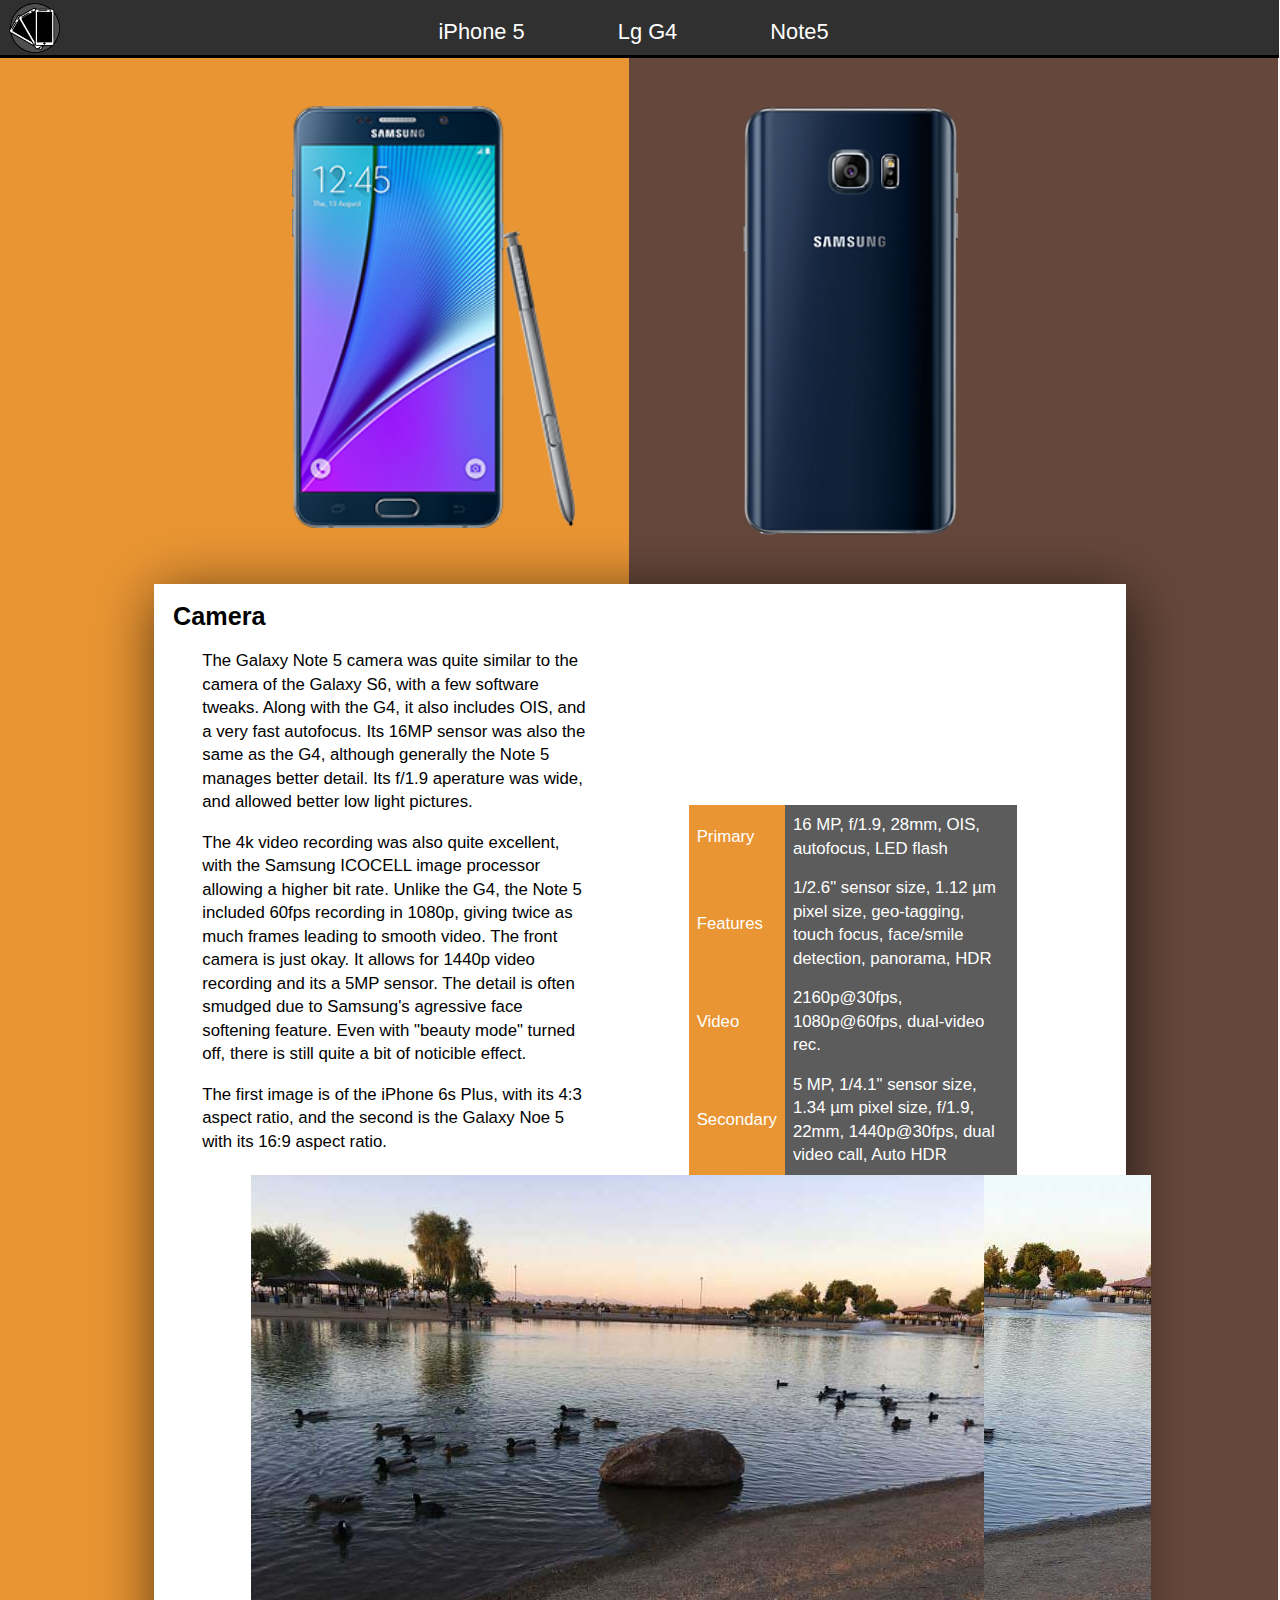
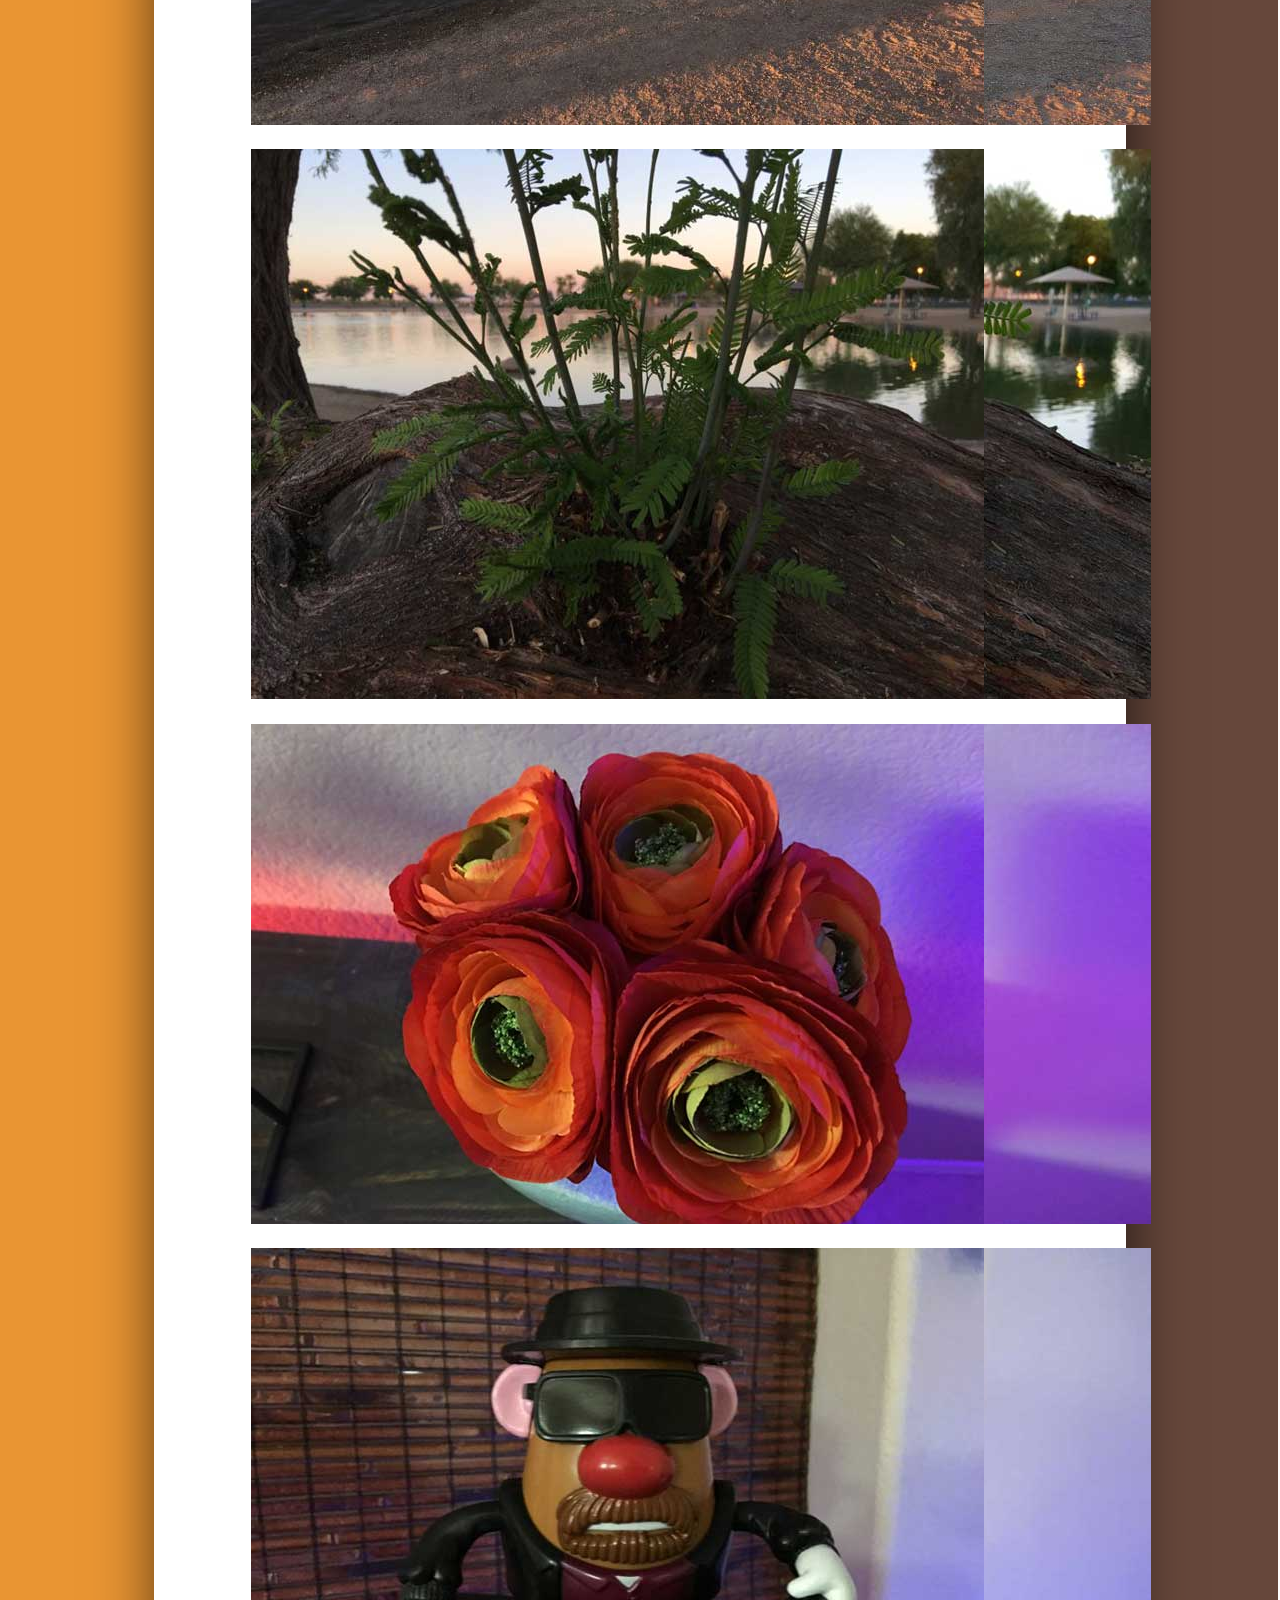
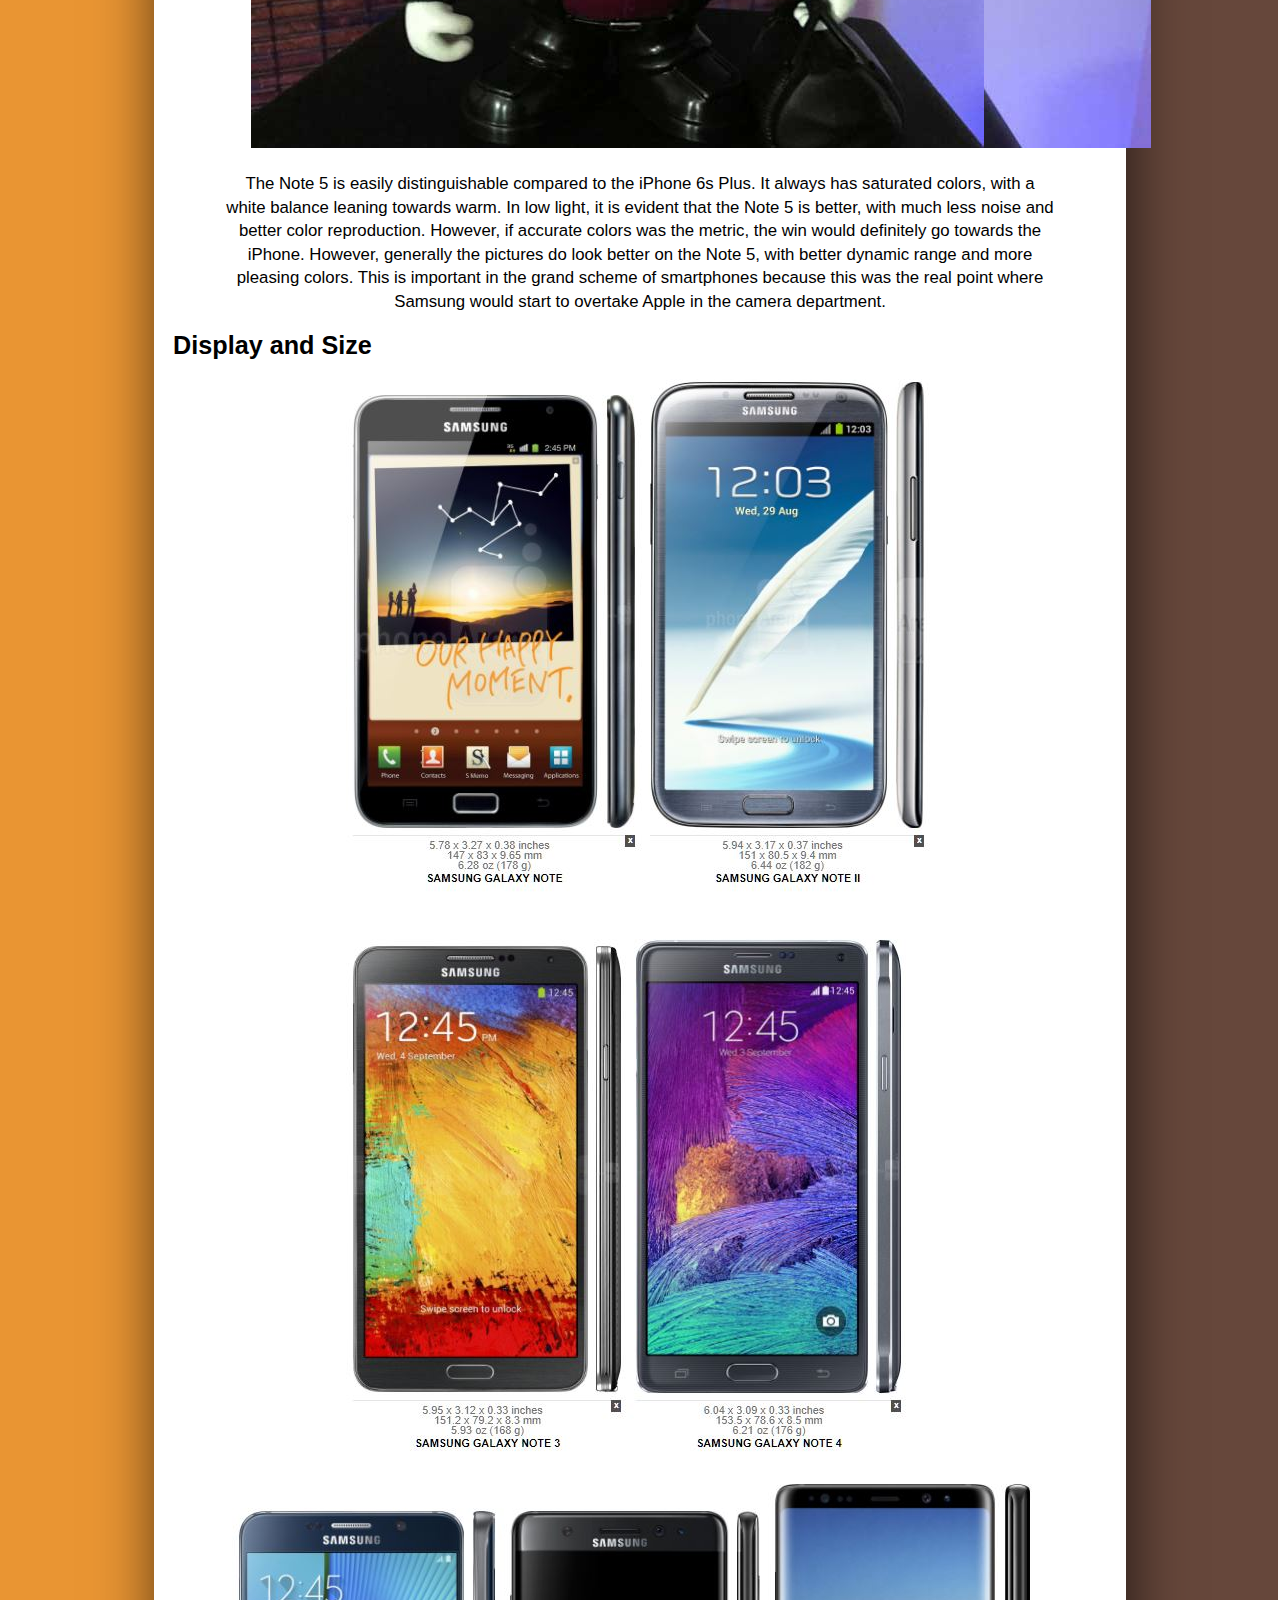
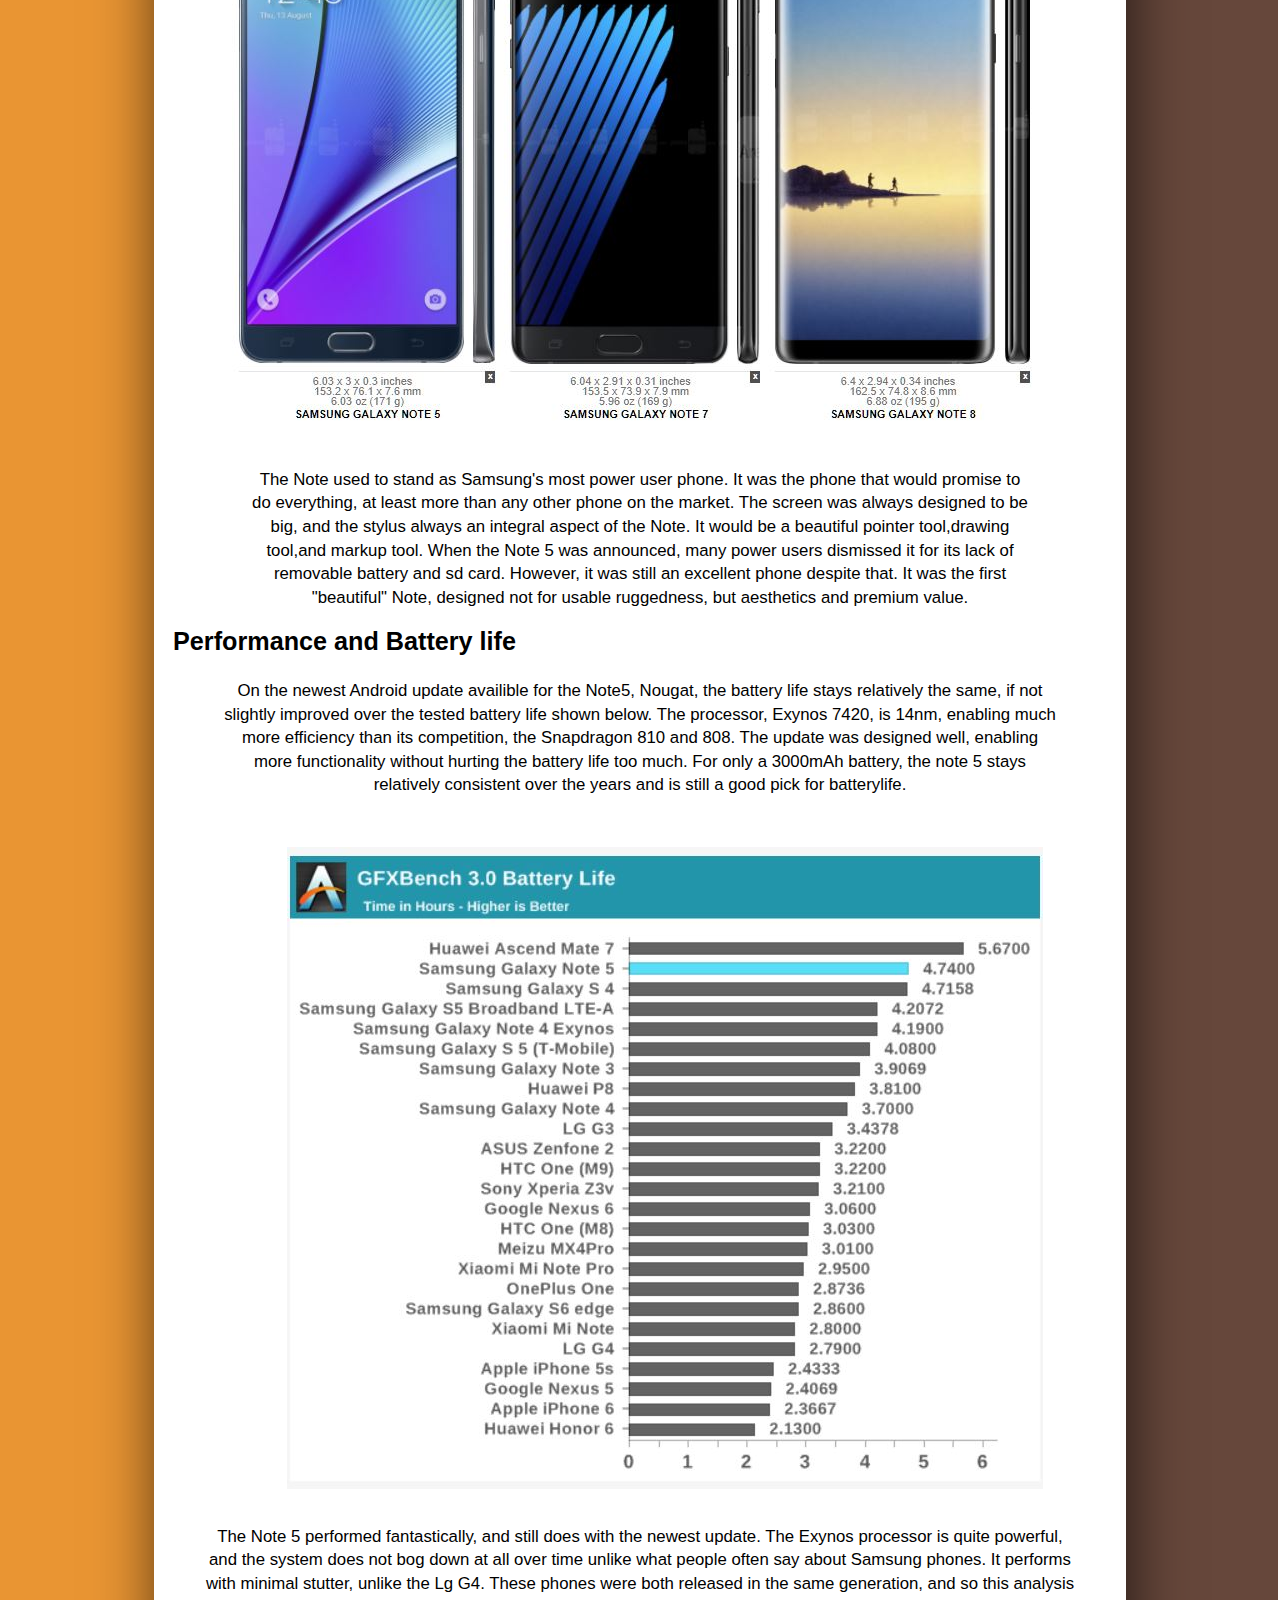
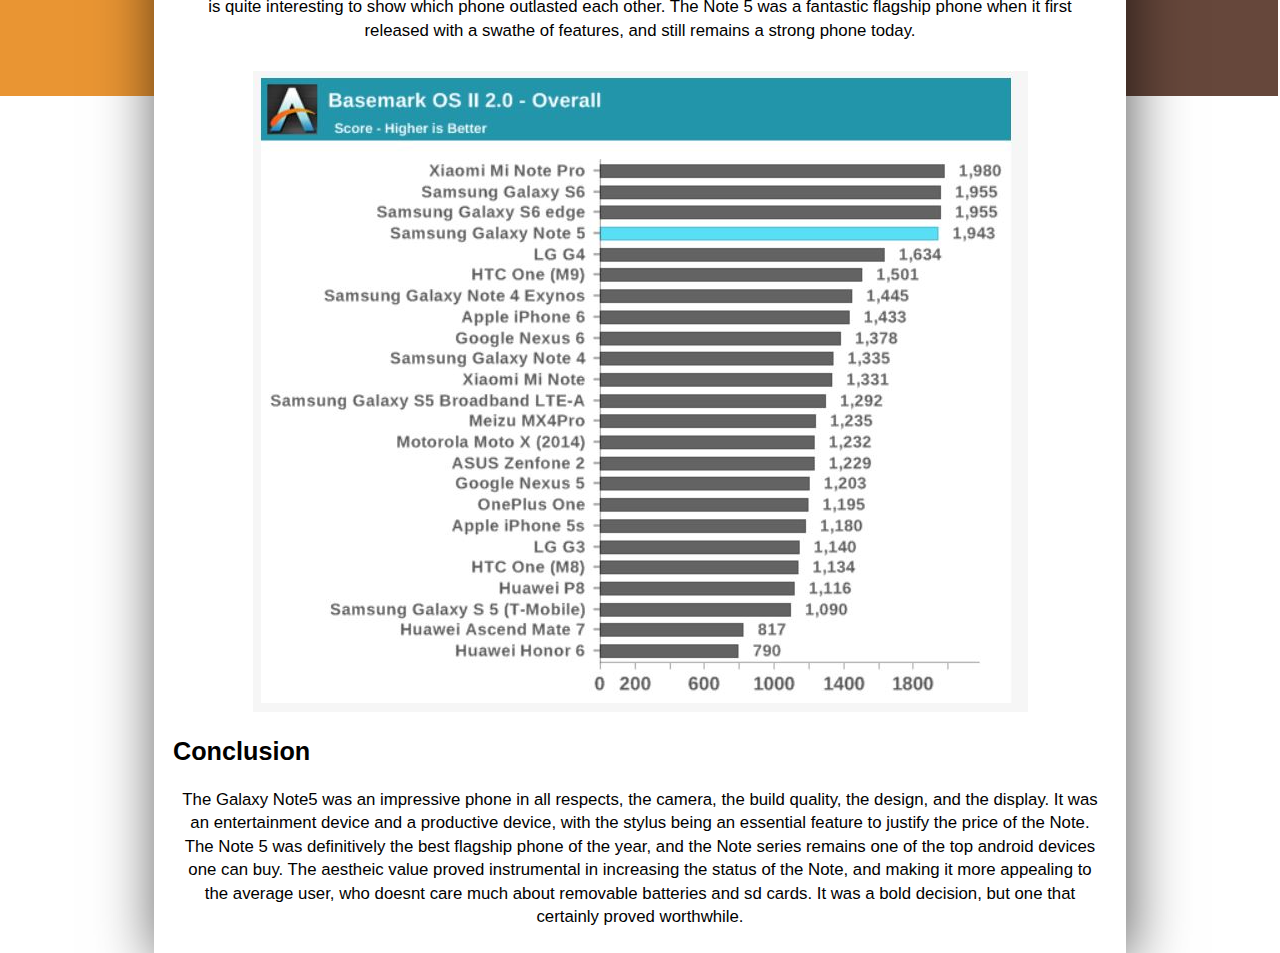
<file: midterm/Note5/Note5.html>
<!DOCTYPE html>
<html>
<head>
	<title>Smart Journey-iPhone 5</title>
	<link rel="stylesheet" type="text/css" href="Note5.css">
</head>


<body>

<div id="headerbox">
	<a href="../index.html"> 
 		<img id="Logo" src="../WebsiteLogo.png">
	</a>
	<div class="Logotext">
		<ul id="nav">
 			<li><a id="mainnav" href="../iPhone5/iphone5.html">iPhone 5</a></li>
  			<li><a id="mainnav" href="../LgG4/Lgg4.html">Lg G4</a></li>
  			<li><a id="mainnav" href="Note5.html">Note5</a></li>
		</ul>
	</div>
</div>

<div id="Phonebackleft">
</div>

<div id="Phonebackright">
</div>

<div id="iphonefrontcontainer">
	<img src="note5.png">
</div>

<div id="iphonebackcontainer">
	<img src="note5back.png">
</div>
<div id="Main">
	<div class="Heading">
		<h2>Camera</h2>
	</div>

	<div id="Camspecp">
		<p>The Galaxy Note 5 camera was quite similar to the camera of the Galaxy S6, with a few software tweaks. Along with the G4, it also includes OIS, and a very fast autofocus. Its 16MP sensor was also the same as the G4, although generally the Note 5 manages better detail. Its f/1.9 aperature was wide, and allowed better low light pictures.</p>
		<p> The 4k video recording was also quite excellent, with the Samsung ICOCELL image processor allowing a higher bit rate. Unlike the G4, the Note 5 included 60fps recording in 1080p, giving twice as much frames leading to smooth video. The front camera is just okay. It allows for 1440p video recording and its a 5MP sensor. The detail is often smudged due to Samsung's agressive face softening feature. Even with "beauty mode" turned off, there is still quite a bit of noticible effect. </p>
		<p> The first image is of the iPhone 6s Plus, with its 4:3 aspect ratio, and the second is the Galaxy Noe 5 with its 16:9 aspect ratio.
	</div>

		
	<div id="camspecstablediv" style="overflow-x:auto;">
  		<table id="camspecstable">
    		<tr>
      			<td id="lefth">Primary</td>
      			<td>16 MP, f/1.9, 28mm, OIS, autofocus, LED flash</td>

    		</tr>
    		<tr>
      			<td id="lefth">Features</td>
      			<td>1/2.6" sensor size, 1.12 µm pixel size, geo-tagging, touch focus, face/smile detection, panorama, HDR</td>

    		</tr>
    		<tr>
      			<td id="lefth">Video</td>
      			<td>2160p@30fps, 1080p@60fps, dual-video rec.</td>
    		</tr>
    		<tr>
			    <td id="lefth">Secondary</td>
			    <td>5 MP, 1/4.1" sensor size, 1.34 µm pixel size, f/1.9, 22mm, 1440p@30fps, dual video call, Auto HDR</td>
    		</tr>
  		</table>
  	</div>
	
	<div class="a6snote51">
	 
	    <div class="before1">
	    <img src="iphone1.jpg" />
	    </div>
	 	
	    <div class="after1">
	    <img src="note51.jpg" />
	    </div>
	 
	</div>

	<div class="a6snote52">
	 
	    <div class="before2">
	    <img src="iphone2.jpg" />
	    </div>
	 	
	    <div class="after2">
	    <img src="note52.jpg" />
	    </div>
	 
	</div>

	<div class="a6snote53">
	 
	    <div class="before3">
	    <img src="iphone3.jpg" />
	    </div>
	 	
	    <div class="after3">
	    <img src="note53.jpg" />
	    </div>
	 
	</div>

	<div class="a6snote54">
	 
	    <div class="before4">
	    <img src="iphone4.jpg" />
	    </div>
	 	
	    <div class="after4">
	    <img src="note54.jpg" />
	    </div>
	 
	</div>
	<div id="camtext">
		The Note 5 is easily distinguishable compared to the iPhone 6s Plus. It always has saturated colors, with a white balance leaning towards warm. In low light, it is evident that the Note 5 is better, with much less noise and better color reproduction. However, if accurate colors was the metric, the win would definitely go towards the iPhone. However, generally the pictures do look better on the Note 5, with better dynamic range and more pleasing colors. This is important in the grand scheme of smartphones because this was the real point where Samsung would start to overtake Apple in the camera department. 
	</div>

	<div class="Heading">
		<h2>Display and Size</h2>
	</div>
	<div id="Alldesigns">
		<img src="designs1.JPG">
		<img src="designs2.JPG">
	</div>

	<div id="alldesignstalk">
		The Note used to stand as Samsung's most power user phone. It was the phone that would promise to do everything, at least more than any other phone on the market. The screen was always designed to be big, and the stylus always an integral aspect of the Note. It would be a beautiful pointer tool,drawing tool,and markup tool. When the Note 5 was announced, many power users dismissed it for its lack of removable battery and sd card. However, it was still an excellent phone despite that. It was the first "beautiful" Note, designed not for usable ruggedness, but aesthetics and premium value. 
	</div>


	<h2 class="Heading">Performance and Battery life</h2>
		<div id="batterytalk">
		On the newest Android update availible for the Note5, Nougat, the battery life stays relatively the same, if not slightly improved over the tested battery life shown below. The processor, Exynos 7420, is 14nm, enabling much more efficiency than its competition, the Snapdragon 810 and 808. The update was designed well, enabling more functionality without hurting the battery life too much. For only a 3000mAh battery, the note 5 stays relatively consistent over the years and is still a good pick for batterylife. 
		</div>
		<div class="batterypic">
		<img id="batterypic" src="battery.JPG"> 
		</div>
		<div class="Performancetext">
			The Note 5 performed fantastically, and still does with the newest update. The Exynos processor is quite powerful, and the system does not bog down at all over time unlike what people often say about Samsung phones. It performs with minimal stutter, unlike the Lg G4. These phones were both released in the same generation, and so this analysis is quite interesting to show which phone outlasted each other. The Note 5 was a fantastic flagship phone when it first released with a swathe of features, and still remains a strong phone today. 
		</div>
		<div class="Performance">
			<img id="Performance" src="performance.JPG">
		</div>

	<h2 class="Heading">Conclusion</h2>
		<div id="Conclusion"> 
		The Galaxy Note5 was an impressive phone in all respects, the camera, the build quality, the design, and the display. It was an entertainment device and a productive device, with the stylus being an essential feature to justify the price of the Note. The Note 5 was definitively the best flagship phone of the year, and the Note series remains one of the top android devices one can buy. The aestheic value proved instrumental in increasing the status of the Note, and making it more appealing to the average user, who doesnt care much about removable batteries and sd cards. It was a bold decision, but one that certainly proved worthwhile.</div>



</div>






</body>
</html>
</file>
<file: midterm/index.css>
body {
		font-family: 'Rubik', sans-serif;

	}

	#headerbox {
		grid-column: 1/3;
		background-color:#303030;
		margin: -.55%;
		line-height: 200%;
		border-bottom-style: solid;
		border-width: 3px;

	}
		 .Logo {
		 	text-align: left;
			width: 5%;
			margin-top: .5%;
			margin-bottom: -.56%;
			margin-left: .6%;
		 }
		 #Logo {
			padding-top: 2.9%;
			padding-left: 1%;
		 	width: 78.5%
		 }

	.Logotext {
		float: right;
		width: 30%;
		font-size: 220%;
		margin-top: -3.2%;
		color: white;
		font-family: Play,sans-serif;
		text-align: right;
		margin-right: 1%;

	}
		#Main {
		background-color:white;
		position: absolute;
		left: 12%;
		right: 12%;
		border-width: .75%;
		margin-top: 2%;
		box-shadow: 3px 10px 56px 0px rgba(0,0,0,0.65);
		font-family: 'Titillium Web', sans-serif;
		text-align: center;
		padding-left: 2.5%;
		padding-right: 2.5%;
		font-color:black;
	}
section {
			display: grid;
		grid-template-columns: 33% 33% 33%;
}
	#iphonecontainer {
		display: inline-block;
		text-align: center;
		margin-top: 1%;
		padding-top: 10%;
		margin-left: -2%;
		grid-column: 1/2;
		height:140%;
		border-style: solid;
		border-color: #303030;
		background-image: url(iPhone5/iphonebackhome.jpg);
	}
	#lgcontainer {
		display: inline-block;
		text-align: center;
		margin-top: 1%;
		height: 140%;
		padding-top: 10%;
		grid-column: 2/3;
		border-style: solid;
		border-color: #303030;
		background-image: url(LgG4/g4backhome.jpg);
	}
		#notecontainer {
		margin-right: -4.7%;
		display: inline-block;
		text-align: center;
		margin-top: 1%;
		height:140%;
		padding-top: 10%;
		grid-column: 3/4;
		border-style: solid;
		border-color: #303030;
		background-image: url(Note5/note5backhome.jpg);
	}
		#iPhone {

			position: relative;
			width: 42%;
		}	
		#Lgg4 {
			width: 47%;
		}
		#note5 {
			padding-left: 3%;
			width: 58%;
		}

		p {
			text-indent: 5%;
		}
		h2 {
			text-indent: 2.5%;
		}
.button1 {
  position: absolute;
  left:12%;
  top: 40%;
  text-align: center;
  opacity: 0;

  transition: opacity .55s ease;
  z-index: 3;

}

.button1 a {
  width: 100px;
  padding: 12px 30px;
  text-align: center;
  color: white;
  border-style: solid;
  border-color: #303030;
  background-color: #413B31;
  z-index: 1;
  text-decoration: none;
}


.iphonecontainer:hover .button1 {
  opacity: 1;
}

.button2 {
  position: absolute;
  left:44.5%;
  top: 40%;
  text-align: center;
  opacity: 0;
  transition: opacity .55s ease;
  z-index: 3;

}

.button2 a {
  width: 50px;
  padding: 12px 48px;
  text-align: center;
  color: white;
  border-style: solid;
  border-color: #303030;
  background-color: #671470;
  z-index: 1;
  text-decoration: none;
  border-style: solid;
}
.g4container:hover .button2 {
  opacity: 1;
}

		.button3 {
  position: absolute;
  left:75.55%;
  top: 40%;
  text-align: center;
  opacity: 0;
  transition: opacity .55s ease;
  z-index: 3;

}

.button3 a {
  width: 100px;
  padding: 12px 48px;
  text-align: center;
  color: white;
  border-style: solid;
  border-color: #303030;
  background-color: #66473B;
  z-index: 1;
  text-decoration: none;
}



.notecontainer:hover .button3 {
  opacity: 1;
}
</file>
<file: Final_Task_Map/Task_map.css>
body{
  font-family: 'Open Sans', sans-serif;
}
.item{
  padding: 10px;
  padding-top: 5px;
  padding-bottom: 0px;
  display: inline-block;
  border-style: solid;
  position: absolute;
  border: 1.5px solid black;
  border-radius: 5%;
  box-shadow: 1px 1px 1px grey;
  background-color: #1F3A50;
  color: white;
   cursor: pointer; 
}
div[name="items"] {
  background-color: #543E43;
}

#item0,#item1,#item2,#item3,#item4,#item5,#item6,#item7,#item8,#item9,#item10 {
  left: 45%;
  top:5%;

} 

#Mainbox{
  background-color: #0D171F
}

#Mainbox {
  left:47%;
  top:47%;
  width: 80px;
  border: 1px solid black;
  text-align: center;
  border: 1.5px solid black;
}

#maintext{
  display: inline-block;
    position: absolute;
    text-align: center;
    right: 10px;
  font-size:350%;
  margin-top: -6.5%;
  font-family: 'Magra', sans-serif;
  font-weight: bold;
}

#mainclass1{
  left: 38%;
  top:38%;
}

#mainclass2{
  left: 38%;
  top:60%;
}
#mainclass3{
  left: 46.9%;
  top:30%;
}
#mainclass4{
  left: 57%;
  top:38%;
}
#mainclass5{
  left: 56.25%;
  top:60%;
}

.switch {
  position: relative;
  display: inline-block;
  width: 60px;
  height: 34px;
}

.taskbutton{
  padding: 10px;
  padding-top: 5px;
  padding-bottom: 0px;
  display: inline-block;
  position: absolute;
  border-style: solid 2px black;
  box-shadow: 1px 1px 1px grey;
  left: 55%;
  top:5%;
  background-color: #35543A;
  color: white;
  cursor: pointer;
}

.taskbutton {
  z-index: -1;
}
</file>
<file: midterm/iPhone5/iphone5.css>
body {

		display: grid;
		grid-template-columns: 12.5% 12.5% 12.5% 12.5% 12.5% 12.5% 12.5% 12.5%;
		font-family: 'Rubik', sans-serif;
		font-size: 105%;
	}

li {
	padding-left: 5%;
	padding-right: 5%;
	padding-top: .5%;
    display: inline-block;
}


	#headerbox {
		grid-column: 1/9;
		height: 102%;
		background-color:#303030;
		margin-left: -2.25%;
		margin-top: -2.25%;
		margin-right: -.52%;
		line-height: 200%;
		border-bottom-style: solid;
		border-width: 3px;
	}
		 #Logo {
		width: 3.95%;
		padding-left: 2.25%;
		padding-top: 1.8%;
		padding-bottom: 2%;
		float: left;
	}
		
		#mainnav {
			color: white;
    		text-align: center;
    		text-decoration: none;
    		font-size: 130%;
			margin-top: 5.8%;
			font-family: 'Play',sans-serif;

	}
		#nav {
			margin-left: 28.85%;
		}
	.Logotext {
		padding-top: 1.15%;
		}
body {
	background-color: white
}

#Phonebackleft {
	z-index: -1;
	margin-top:-20%;
	padding-right: 400%;
	padding-bottom: 450%;
	margin-left: -7%;
	height: 955.5%;
	background-image: url(leftback.png);
}

	#Main {
		background-color:white;
		position: absolute;
		left: 12%;
		right: 12%;
		border-width: .75%;
		margin-top: 45%;
		box-shadow: 3px 10px 56px 0px rgba(0,0,0,0.65);
		font-family: Helvetica;
	}
	#Phonebackright {
		z-index: -2;
		border-style: solid;
		margin-top:-20%;
		padding-right: 499.5%;
		padding-bottom: 450%;
		margin-left: 202%;
		height: 955%;
		background-image: url(rightback.png);
	}

	#iphonefrontcontainer {
		height: 47.5%;
		margin-left: -20%;
		padding-right: -10%;
		margin-top: 15%;
		transform: rota;
	}

	#iphonebackcontainer {
		height: 47.5%;
		width: 107%;
		margin-left: 173%;
		padding-right: -10%;
		margin-top: 15%;
	}	
	#iphonefrontcontainer img {
		width: 110%;
	}
	#iphonebackcontainer img {
		width: 125%;
	}
	.Heading {
		margin-left: 2%;
	}
	#Camspecp {
		margin-right: 55%;
		margin-left: 5%;
	}
	table {
    border-collapse: collapse;
    width: 75%;

}

th, td {
	font-weight: normal;
    text-align: left;
    color: white;
    padding: 8px;
}

#camspecstablediv {
	float: right;
	margin-top: -27.5%;
	margin-left: 55%;

}


#camspecstable {background-color: #5c5c5c;}

#camspecstable tr:hover {
	background-color: #545454;}

#lefth {
    background-color: #5670D1;
    color: white;
}
	

div.nightshot2g,div.nightshot3g,div.nightshot3gs,div.nightshot4,div.nightshot4s,div.nightshot5s,div.nightshot6,div.nightshot7,div.nightshot8{ 
    margin-bottom: 2%;
    background: white;
    border: 1px solid gray;
    display: block;
    margin-left: 50px;
    width: 1000px; 
    height: 500px; 
    text-align: center;
    overflow: hidden;
    position: relative; 
}
div.before1, div.before2,div.before3,div.before4,div.before5,div.before6,div.before7,div.after,div.after1,div.after2,div.after3,div.after4{ 
    width: 100%;
    height: 100%;
    top: 0;
    left: 0;
    position: absolute;
    overflow: hidden;
    transition: all .5s ease-in-out; 
    z-index: 100;
}
 
div.after,div.after2,div.after3,div.after4{
    z-index: 1; 
}
 
div.nightshot2g:hover div.before1{ 
    width: 0; 
}

div.nightshot3g:hover div.before2{ 
    width: 0; 
}
 
div.nightshot3gs:hover div.before3{ 
    width: 0; 
}

div.nightshot4:hover div.before4{ 
    width: 0; 
}

div.nightshot4s:hover div.before5{ 
    width: 0; 
}

div.nightshot5s:hover div.before6{ 
    width: 0; 
}

div.nightshot6:hover div.before6{ 
    width: 0; 
}

div.nightshot7:hover div.before6{ 
    width: 0; 
}

div.nightshot8:hover div.before7{ 
    width: 0; 
}

p {
 	line-height: 140%;
    margin-top: -10px;
}

#camtext {
	padding-left:70px;
	padding-right: 70px;
	padding-top: 25px;
}

#Alldesigns {
text-align: center;
}
#alldesignstalk {
	padding-left:70px;
	padding-right: 70px;
	padding-top: 25px;
}
#batterytalk {
	padding-left:70px;
	padding-right: 70px;
	padding-top: 15px;
}

.batterypic {
	padding-left: 50px;
	padding-top: 50px;
}
#Conclusion {
	padding-left:70px;
	padding-right: 70px;
	padding-top: 5px;
	margin-bottom: 13px;
	margin-top: 5px;
}
h2 {
	font-family: 'PT Sans Narrow', sans-serif;
}
</file>
<file: midterm/LgG4/Lgg4.css>
body {

		display: grid;
		grid-template-columns: 12.5% 12.5% 12.5% 12.5% 12.5% 12.5% 12.5% 12.5%;
		font-family: 'Rubik', sans-serif;
		font-size: 105%;
	}

li {
	padding-left: 5%;
	padding-right: 5%;
	padding-top: .5%;
    display: inline-block;
}


	#headerbox {
		grid-column: 1/9;
		height: 102%;
		background-color:#303030;
		margin-left: -2.25%;
		margin-top: -2.25%;
		margin-right: -.52%;
		line-height: 200%;
		border-bottom-style: solid;
		border-width: 3px;
	}
		 #Logo {
		width: 3.95%;
		padding-left: 2.25%;
		padding-top: 1.8%;
		padding-bottom: 2%;
		float: left;
	}
		
		#mainnav {
			color: white;
    		text-align: center;
    		text-decoration: none;
    		font-size: 130%;
			margin-top: 5.8%;
			font-family: 'Play',sans-serif;

	}
		#nav {
			margin-left: 28.85%;
		}
	.Logotext {
		padding-top: 1.45%;
	}
body {
	background-color: white
}

#Phonebackleft {
	z-index: -1;
	margin-top:-20%;
	padding-right: 400%;
	padding-bottom: 450%;
	margin-left: -7%;
	height: 1186%;
	background-image: url(g4backleft.png);
}

	#Main {
		background-color:white;
		position: absolute;
		left: 12%;
		right: 12%;
		border-width: .75%;
		margin-top: 45%;
		box-shadow: 3px 10px 56px 0px rgba(0,0,0,0.65);
		font-family: Helvetica;
	}
	#Phonebackright {
		z-index: -2;
		border-style: solid;
		margin-top:-20%;
		padding-right: 499.5%;
		padding-bottom: 450%;
		margin-left: 202%;
		height:1185.5%;
		background-image: url(g4backright.png);
	}

	#iphonefrontcontainer {
		height: 50%;
		margin-left: -20%;
		padding-right: -10%;
		margin-top: 15%;
		width: 130%;
		
	}

	#iphonebackcontainer {
		height: 47.5%;
		width: 115%;
		margin-left: 163%;
		padding-right: -10%;
		margin-top: 15%;
	}	
	#iphonefrontcontainer img {
		width: 110%;
	}
	#iphonebackcontainer img {
		width: 125%;
	}
	.Heading {
		margin-left: 2%;
	}
	#Camspecp {
		line-height: 140%;
		margin-right: 55%;
		margin-left: 5%;
	}
	table {
    border-collapse: collapse;
    width: 75%;

}

th, td {
	font-weight: normal;
    text-align: left;
    color: white;
    padding: 8px;
}

#camspecstablediv {
	float: right;
	margin-top: -32.5%;
	margin-left: 55%;
	grid-column: 3/4;
}
h3 {
	font-size:110%;
	font-family: 'PT Sans Narrow', sans-serif;
	margin-left: 5%;
}
#Detail {
	margin-left:5%;
	text-align: left;
	padding-right: 30%;
}
#Macro {
	margin-left:5%;
	text-align: left;
	padding-right: 30%;
}
#Crop {
	margin-left:5%;
	text-align: left;
	padding-right: 30%;
}
#camspecstable {background-color: #5c5c5c;}

#camspecstable tr:hover {
	background-color: #545454;}

.indoorlight {
	text-align: center;
	padding-left: 1%;
}
.nightshot {
	margin-top: 2.5%;
	text-align: center;
}

.before {
	display: inline-block;
	padding-top: 1%;
	padding-left: 9%;
	text-align: left;

}
.after {
	display: inline-block;
	padding-left: 7%;
}

.macro {
	display: inline-block;
	padding-top: 1%;
	padding-left: 9%;
	text-align: left;

}
.macro1 {
	display: inline-block;
	text-align: left;
}

.macro2 {
	display: inline-block;
	padding-left: 7%;
}
.sports {
	display: inline-block;
	padding-left: 8%;
	padding-top: 1%;
}
.sports1 {
	display: inline-block;
	padding-left: 7%;
}



#lefth {
    background-color: #2ED882;
    color: black;
}
#indoortext {
	padding-left:70px;
	padding-right: 70px;
	padding-top: 25px;
	text-align: center;
}
#nighttext {

	padding-right: 85px;
	padding-top: 25px;
	text-align: center;
}
#detailtext {

	margin-left: 2.5%;
	margin-right: 2.5%;
	padding-top: 3%;
	padding-left: 1%;
	text-align: center;
}
#macrotext {

	margin-left: 2.5%;
	margin-right: 2.5%;
	padding-top: 3%;
	padding-left: 1%;
	text-align: center;
}
#sportstext {

	margin-left: 2.5%;
	margin-right: 2.5%;
	padding-top: 3%;
	padding-left: 1%;
	text-align: center;
}
#Alldesigns {
text-align: center;

}
#alldesignstalk {
	padding-left:70px;
	padding-right: 70px;
	padding-top: 15px;
	text-align: center;
}
#batterytalk {
	padding-left:70px;
	padding-right: 70px;
	padding-top: 15px;
}

.batterypic {
	padding-left: 50px;
	padding-top: 50px;
	text-align: center;
}
#Conclusion {
 		text-align: center;
 		padding-top: .5%;
 		margin-left: 3%;
 		margin-right: 3%;
 		padding-bottom: 2%;
}

#nighttext {
	padding-left: 10%;
}
#manualpics {
	text-align: center;
}
#manualpic1{
	padding-top: 5%;
	padding-bottom: 5%;
}

#manualuitext {
	margin-left: 2.5%;
	margin-right: 2.5%;
	padding-top: 3%;
	padding-left: 1%;
	text-align: center;
}
.Performance {
	text-align: center;
}

h2 {
		font-family: 'PT Sans Narrow', sans-serif;
}
.Performancetext {
	text-align: center;
	padding: 5% 5%;
}
div {
	line-height: 140%;
}
</file>
<file: midterm/Note5/Note5.css>
body {

		display: grid;
		grid-template-columns: 12.5% 12.5% 12.5% 12.5% 12.5% 12.5% 12.5% 12.5%;
		font-family: 'Rubik', sans-serif;
		font-size: 105%;
	}

li {
	padding-left: 5%;
	padding-right: 5%;
	padding-top: .5%;
    display: inline-block;
}


	#headerbox {
		grid-column: 1/9;
		height: 102%;
		background-color:#303030;
		margin-left: -2.25%;
		margin-top: -2.25%;
		margin-right: -.52%;
		line-height: 200%;
		border-bottom-style: solid;
		border-width: 3px;
	}
		 #Logo {
		width: 3.95%;
		padding-left: 2.25%;
		padding-top: 1.8%;
		padding-bottom: 2%;
		float: left;
	}
		
		#mainnav {
			color: white;
    		text-align: center;
    		text-decoration: none;
    		font-size: 130%;
			margin-top: 5.8%;
			font-family: 'Play',sans-serif;

	}
		#nav {
			margin-left: 28.85%;
		}
	.Logotext {
		padding-top: 1.45%;
	}
body {
	background-color: white
}

#Phonebackleft {
	z-index: -1;
	margin-top:-20%;
	padding-right: 400%;
	padding-bottom: 450%;
	margin-left: -7%;
	height: 844%;

	background-image: url(note5front.png);
}

	#Main {
		background-color:white;
		position: absolute;
		left: 12%;
		right: 12%;
		border-width: .75%;
		margin-top: 45%;
		box-shadow: 3px 10px 56px 0px rgba(0,0,0,0.65);
		font-family: Helvetica;
	}
	#Phonebackright {
		z-index: -2;
		margin-top:-20%;
		padding-right: 502%;
		padding-bottom: 450%;
		margin-left: 202%;
		height: 844%;
		background-image: url(note5backs.png);
	}

	#iphonefrontcontainer {
		height: 47.5%;
		margin-left: -20%;
		padding-right: -10%;
		margin-top: 15%;
	}

	#iphonebackcontainer {
		height: 47.5%;
		width: 107%;
		margin-left: 160%;
		padding-right: -10%;
		margin-top: 15%;
	}	
	#iphonefrontcontainer img {
		width: 149%;
	}
	#iphonebackcontainer img {
		width: 137.5%;
	}
	.Heading {
		margin-left: 2%;
	}
	#Camspecp {
		margin-right: 55%;
		margin-left: 5%;
	}
	table {
    border-collapse: collapse;
    width: 75%;

}

div.a6snote51 { 
    background: white;
    display: block;
    margin-bottom: 2.5%;
    text-align: left;
    margin-left: 10%;
    width: 900px;
    height: 550px; 
    overflow: hidden;
    position: relative; 
}
div.before1{ 
    width: 100%;
    height: 100%;
    top: 0;
    left: 0;
    position: absolute;
    overflow: hidden;
    transition: all .35s ease; 
    z-index: 100;
}
 div.after1{ 
    width: 100%;
    height: 100%;
    top: 0;
    left: 0;
    position: absolute;
    overflow: hidden;
    transition: all .1s ease-in-out; 
    z-index: 100;
}
 
div.after1{
    z-index: 1; 
}
 
div.a6snote51:hover div.before1{ 
    width: 0;
}
div.a6snote52{ 
    background: white;
    display: block;
    margin-bottom: 2.5%;
    text-align: left;
    margin-left: 10%;
    width: 900px;
    height: 550px; 
    overflow: hidden;
    position: relative; 
}
div.before2,div.after2{ 
    width: 100%;
    height: 100%;
    top: 0;
    left: 0;
    position: absolute;
    overflow: hidden;
    transition: all .35s ease; 
    z-index: 100;
}

 
div.after2{
    z-index: 1; 
}
 
div.a6snote52:hover div.before2{ 
    width: 0;
}

div.a6snote53{ 
    background: white;
    display: block;
    margin-bottom: 2.5%;
    text-align: left;
    margin-left: 10%;
    width: 900px;
    height: 500px; 
    overflow: hidden;
    position: relative; 
}
div.before3{ 
    width: 100%;
    height: 100%;
    top: 0;
    left: 0;
    position: absolute;
    overflow: hidden;
    transition: all .35s ease; 
    z-index: 100;
}
 div.after3{ 
    width: 100%;
    height: 100%;
    top: 0;
    left: 0;
    position: absolute;
    overflow: hidden;
    transition: all .1s ease-in-out; 
    z-index: 100;
}
 
div.after3{
    z-index: 1; 
}
 
div.a6snote53:hover div.before3{ 
    width: 0;
}

div.a6snote54{ 
    background: white;
    display: block;
    text-align: left;
    margin-left: 10%;
    width: 900px;
    height: 500px; 
    overflow: hidden;
    position: relative; 
}
div.before4{ 
    width: 100%;
    height: 100%;
    top: 0;
    left: 0;
    position: absolute;
    overflow: hidden;
    transition: all .35s ease; 
    z-index: 100;
}
 div.after4{ 
    width: 100%;
    height: 100%;
    top: 0;
    left: 0;
    position: absolute;
    overflow: hidden;
    transition: all .1s ease-in-out; 
    z-index: 100;
}
 
div.after4{
    z-index: 1; 
}
 
div.a6snote54:hover div.before4{ 
    width: 0;
}

th, td {
	font-weight: normal;
    text-align: left;
    color: white;
    padding: 8px;
}

#camspecstablediv {
	float: right;
	margin-top: -37.5%;
	margin-left: 55%;

}


#camspecstable {background-color: #5c5c5c;}

#camspecstable tr:hover {
	background-color: #545454;}

#lefth {
    background-color: #E99533;
    color: white;
}
#camtext {
	padding-left:70px;
	padding-right: 70px;
	padding-top: 15px;
}

#Alldesigns {
text-align: center;
}
#alldesignstalk {
	text-align: center;
	margin-left: 10%;
	margin-right: 10%;
	margin-top: 2.5%;
}
#batterytalk {
	padding-left:70px;
	padding-right: 70px;
	padding-top: 5px;
	text-align: center;
}

.batterypic {
	padding-left: 50px;
	padding-top: 50px;
	text-align: center;
}
.Performance {
	text-align: center;
}
#Performance {
	text-align: center;
	margin-top: 3%;
}
.Performancetext {
	margin-left: 5%;
	margin-right: 5%;
	text-align: center;
	margin-top: 3%;
}
#Conclusion {
	margin: 2.5%;
	text-align: center;
}
#camtext {
	text-align: center;
	padding-top: 2.5%;
}

h2 {
		font-family: 'PT Sans Narrow', sans-serif;
}
div {
	line-height: 140%;
}
</file>
